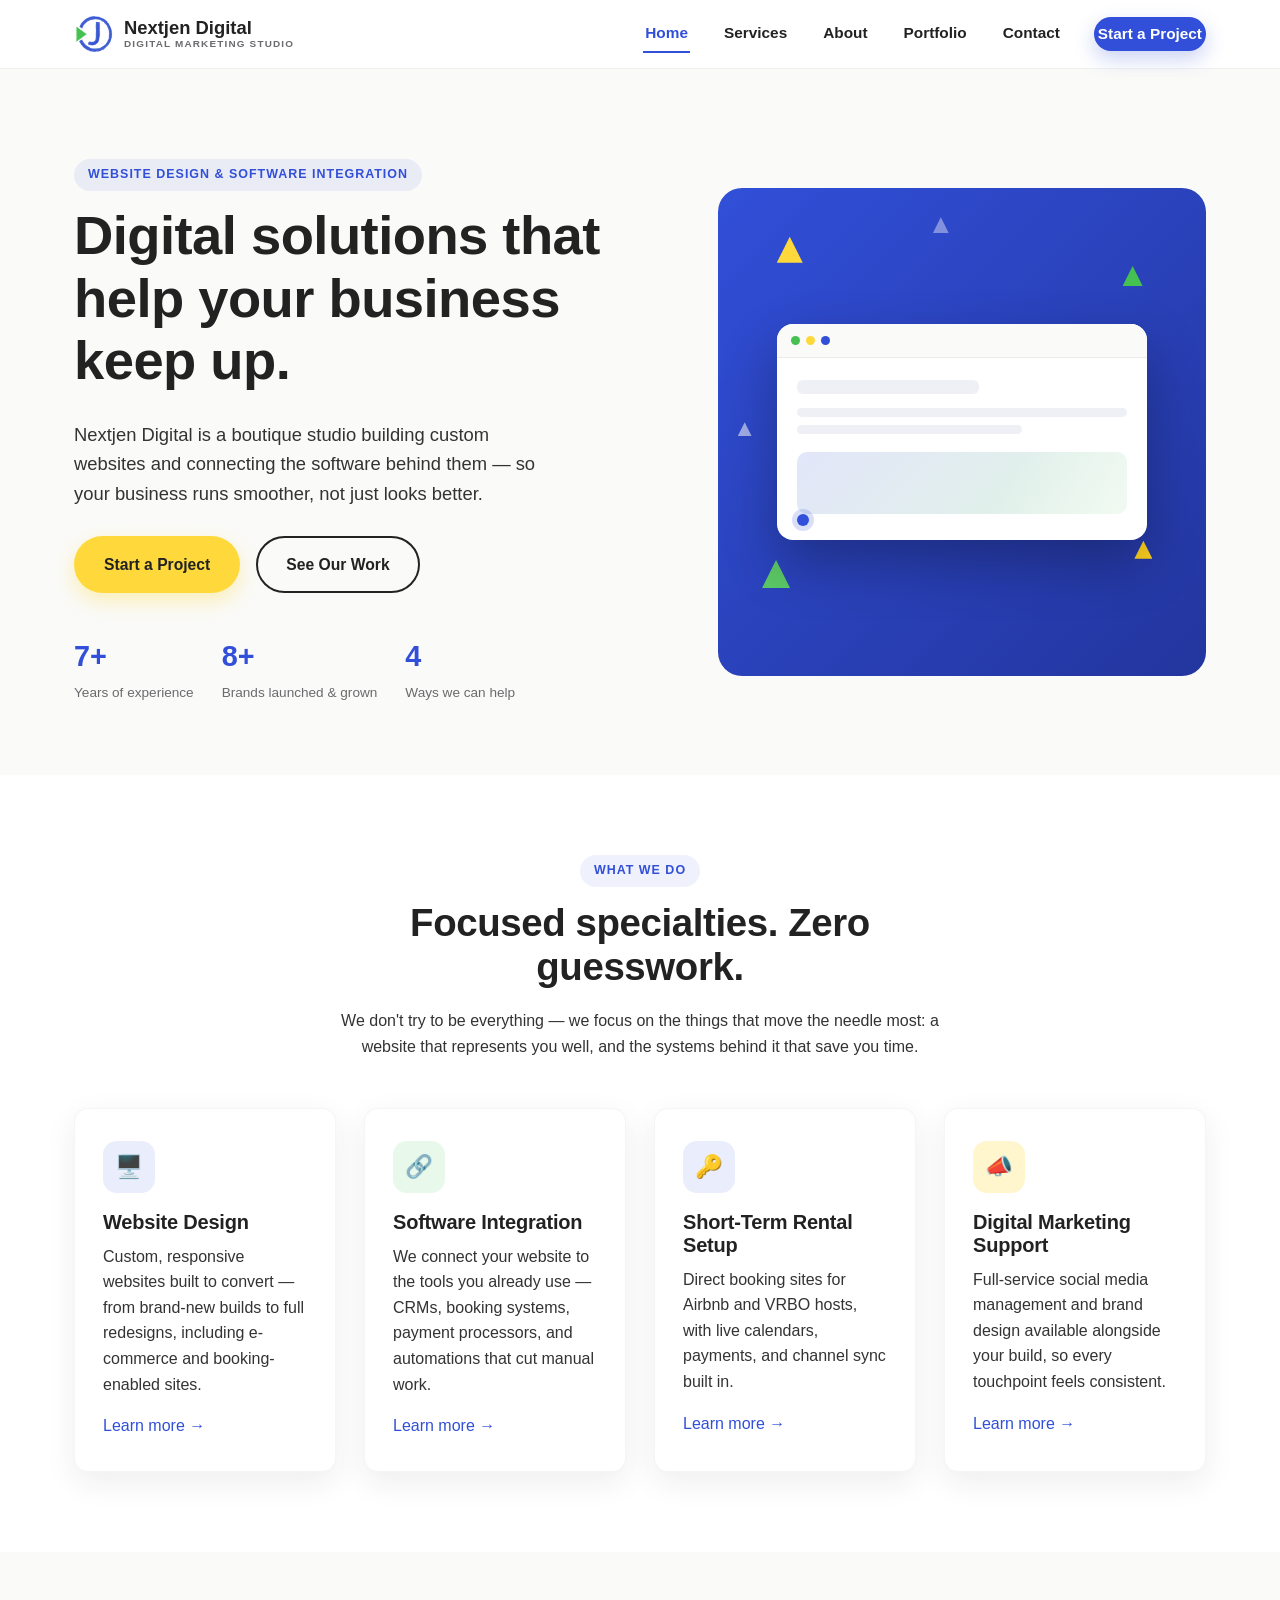
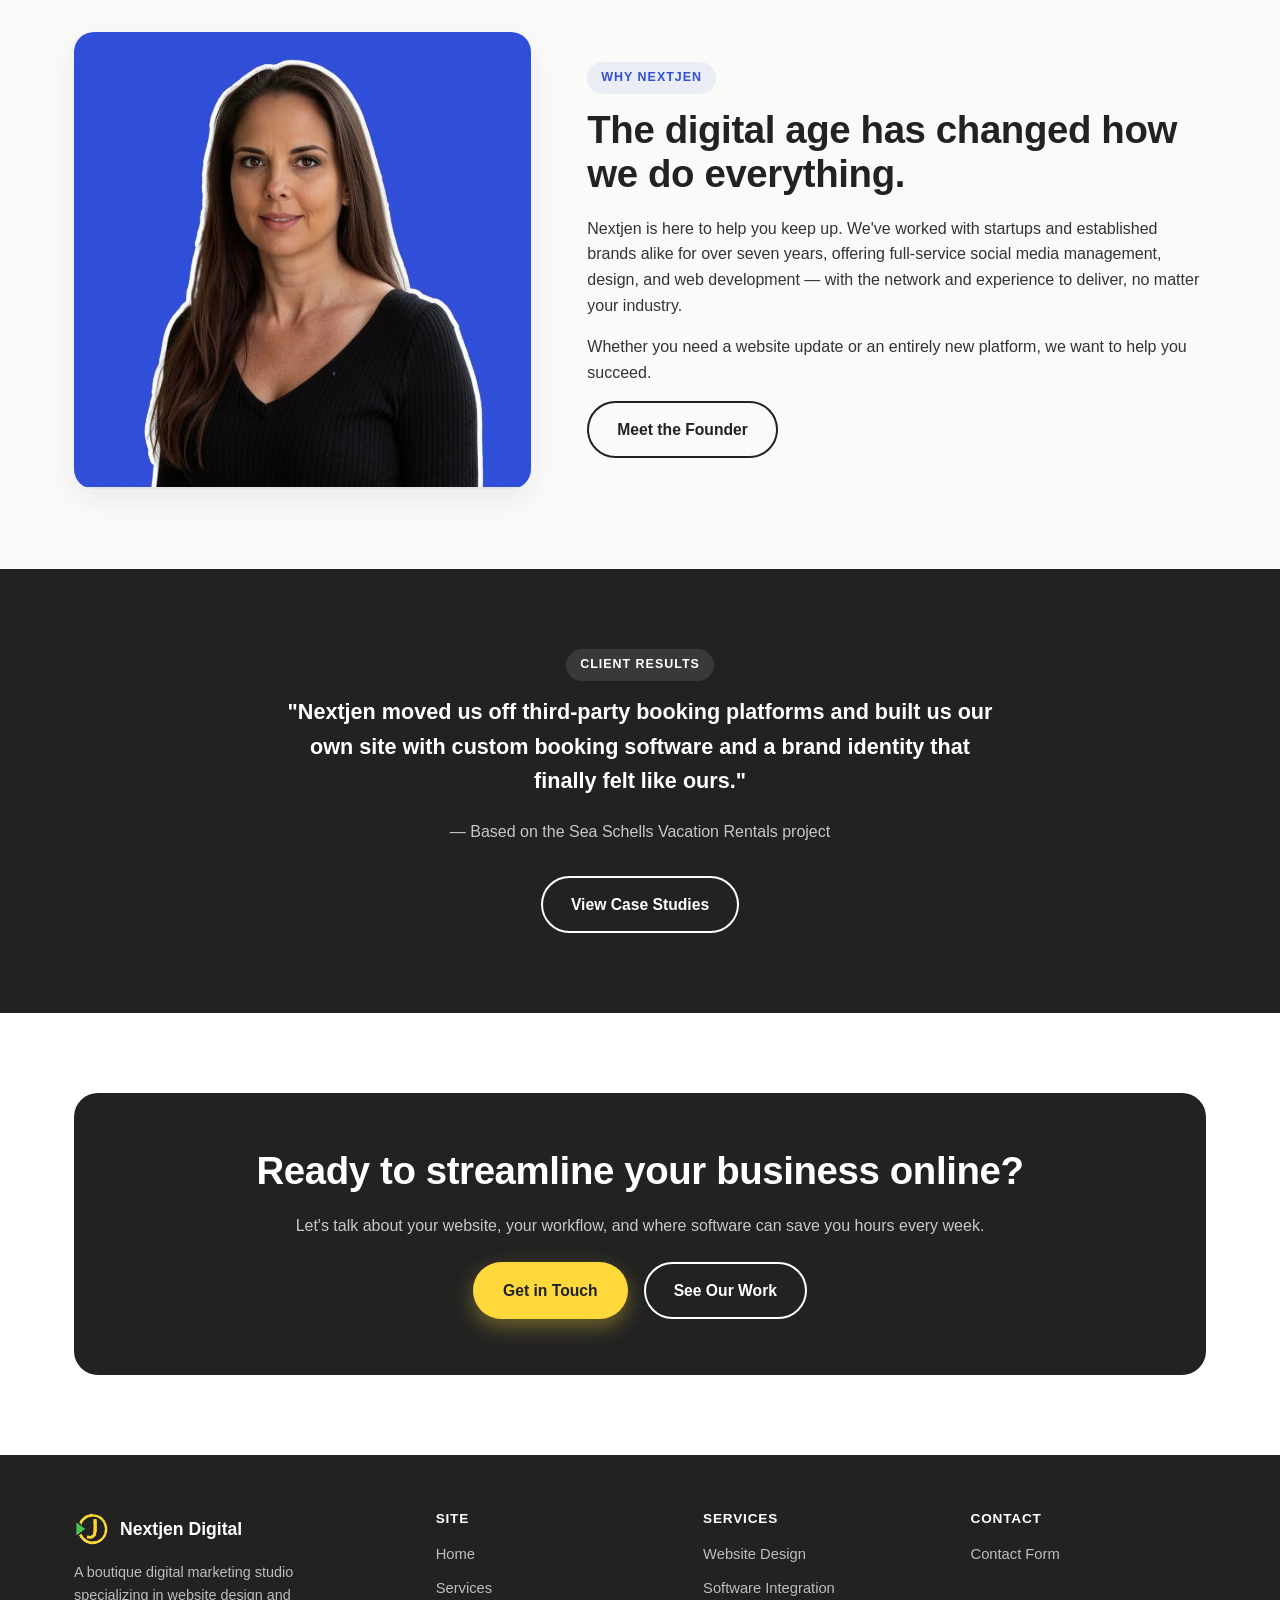
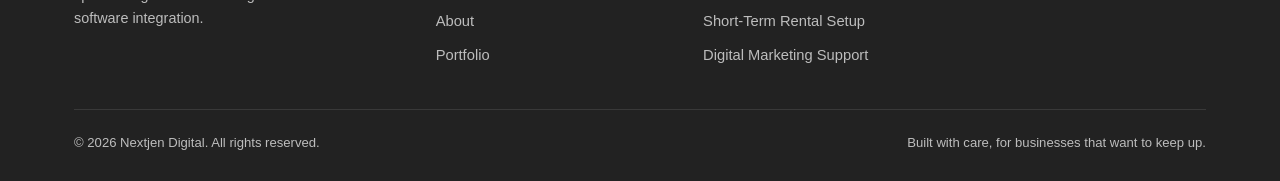
<file: index.html>
<!DOCTYPE html>
<html lang="en">
<head>
<meta charset="UTF-8">
<meta name="viewport" content="width=device-width, initial-scale=1.0">
<title>Nextjen Digital | Website Design &amp; Software Integration</title>
<meta name="description" content="Nextjen Digital is a boutique digital marketing studio specializing in custom website design and software integration that streamlines your business.">
<link rel="icon" href="assets/logo-blue.png">
<link rel="stylesheet" href="css/style.css">
</head>
<body>

<header class="site-header">
  <div class="container">
    <a href="index.html" class="brand">
      <img src="assets/logo-blue.png" alt="Nextjen Digital logo">
      <span class="brand-name">Nextjen Digital<span class="sub">Digital Marketing Studio</span></span>
    </a>
    <button class="nav-toggle" aria-label="Toggle navigation">
      <span></span><span></span><span></span>
    </button>
    <nav class="main-nav">
      <a href="index.html" class="active">Home</a>
      <a href="services.html">Services</a>
      <a href="about.html">About</a>
      <a href="portfolio.html">Portfolio</a>
      <a href="contact.html">Contact</a>
      <a href="contact.html" class="btn btn-nav-cta">Start a Project</a>
    </nav>
  </div>
</header>

<section class="hero">
  <div class="container">
    <div class="hero-copy">
      <span class="eyebrow">Website Design &amp; Software Integration</span>
      <h1>Digital solutions that help your business keep up.</h1>
      <p class="lead">Nextjen Digital is a boutique studio building custom websites and connecting the software behind them — so your business runs smoother, not just looks better.</p>
      <div class="hero-actions">
        <a href="contact.html" class="btn btn-accent">Start a Project</a>
        <a href="portfolio.html" class="btn btn-outline">See Our Work</a>
      </div>
      <div class="hero-stats">
        <div><strong data-count-to="7" data-suffix="+">0+</strong><span>Years of experience</span></div>
        <div><strong data-count-to="8" data-suffix="+">0+</strong><span>Brands launched &amp; grown</span></div>
        <div><strong data-count-to="4" data-suffix="">0</strong><span>Ways we can help</span></div>
      </div>
    </div>
    <div class="hero-art">
      <div class="hero-orbit">
        <span class="tri tri-1"></span>
        <span class="tri tri-2"></span>
        <span class="tri tri-3"></span>
        <span class="tri tri-4"></span>
        <span class="tri tri-5"></span>
        <span class="tri tri-6"></span>
      </div>
      <div class="browser-mock">
        <div class="browser-bar">
          <span class="dot dot-green"></span>
          <span class="dot dot-yellow"></span>
          <span class="dot dot-blue"></span>
        </div>
        <div class="browser-body">
          <div class="skeleton skeleton-title"></div>
          <div class="skeleton skeleton-line"></div>
          <div class="skeleton skeleton-line short"></div>
          <div class="skeleton-block"></div>
          <span class="cursor-dot"></span>
        </div>
      </div>
    </div>
  </div>
</section>

<section>
  <div class="container">
    <div class="section-head reveal">
      <span class="eyebrow">What We Do</span>
      <h2>Focused specialties. Zero guesswork.</h2>
      <p>We don't try to be everything — we focus on the things that move the needle most: a website that represents you well, and the systems behind it that save you time.</p>
    </div>
    <div class="grid-4">
      <div class="card reveal">
        <div class="icon-badge blue">🖥️</div>
        <h3>Website Design</h3>
        <p>Custom, responsive websites built to convert — from brand-new builds to full redesigns, including e-commerce and booking-enabled sites.</p>
        <a href="services.html">Learn more →</a>
      </div>
      <div class="card reveal">
        <div class="icon-badge green">🔗</div>
        <h3>Software Integration</h3>
        <p>We connect your website to the tools you already use — CRMs, booking systems, payment processors, and automations that cut manual work.</p>
        <a href="services.html">Learn more →</a>
      </div>
      <div class="card reveal">
        <div class="icon-badge blue">🔑</div>
        <h3>Short-Term Rental Setup</h3>
        <p>Direct booking sites for Airbnb and VRBO hosts, with live calendars, payments, and channel sync built in.</p>
        <a href="services.html">Learn more →</a>
      </div>
      <div class="card reveal">
        <div class="icon-badge yellow">📣</div>
        <h3>Digital Marketing Support</h3>
        <p>Full-service social media management and brand design available alongside your build, so every touchpoint feels consistent.</p>
        <a href="services.html">Learn more →</a>
      </div>
    </div>
  </div>
</section>

<section class="bg-off">
  <div class="container">
    <div class="split">
      <div class="split-media reveal">
        <img src="assets/headshot-jen.jpg" alt="Jennifer Ramos, founder of Nextjen Digital">
      </div>
      <div class="split-content reveal">
        <span class="eyebrow">Why Nextjen</span>
        <h2>The digital age has changed how we do everything.</h2>
        <p>Nextjen is here to help you keep up. We've worked with startups and established brands alike for over seven years, offering full-service social media management, design, and web development — with the network and experience to deliver, no matter your industry.</p>
        <p>Whether you need a website update or an entirely new platform, we want to help you succeed.</p>
        <a href="about.html" class="btn btn-outline">Meet the Founder</a>
      </div>
    </div>
  </div>
</section>

<section class="bg-dark">
  <div class="container">
    <div class="testimonial reveal">
      <span class="eyebrow" style="background:rgba(255,255,255,0.1); color:#fff;">Client Results</span>
      <blockquote>"Nextjen moved us off third-party booking platforms and built us our own site with custom booking software and a brand identity that finally felt like ours."</blockquote>
      <p>— Based on the Sea Schells Vacation Rentals project</p>
      <a href="portfolio.html" class="btn btn-outline-white" style="margin-top:16px;">View Case Studies</a>
    </div>
  </div>
</section>

<section>
  <div class="container">
    <div class="cta-band reveal">
      <h2>Ready to streamline your business online?</h2>
      <p>Let's talk about your website, your workflow, and where software can save you hours every week.</p>
      <div class="cta-actions">
        <a href="contact.html" class="btn btn-accent">Get in Touch</a>
        <a href="portfolio.html" class="btn btn-outline-white">See Our Work</a>
      </div>
    </div>
  </div>
</section>

<footer class="site-footer">
  <div class="container">
    <div class="footer-grid">
      <div>
        <div class="footer-brand">
          <img src="assets/logo-yellow.png" alt="Nextjen Digital logo">
          <span>Nextjen Digital</span>
        </div>
        <p style="max-width:32ch; font-size:0.9rem;">A boutique digital marketing studio specializing in website design and software integration.</p>
      </div>
      <div>
        <h4>Site</h4>
        <a href="index.html">Home</a>
        <a href="services.html">Services</a>
        <a href="about.html">About</a>
        <a href="portfolio.html">Portfolio</a>
      </div>
      <div>
        <h4>Services</h4>
        <a href="services.html">Website Design</a>
        <a href="services.html">Software Integration</a>
        <a href="services.html">Short-Term Rental Setup</a>
        <a href="services.html">Digital Marketing Support</a>
      </div>
      <div>
        <h4>Contact</h4>
        <a href="contact.html">Contact Form</a>
      </div>
    </div>
    <div class="footer-bottom">
      <span>© 2026 Nextjen Digital. All rights reserved.</span>
      <span>Built with care, for businesses that want to keep up.</span>
    </div>
  </div>
</footer>

<script src="js/main.js"></script>
</body>
</html>
</file>
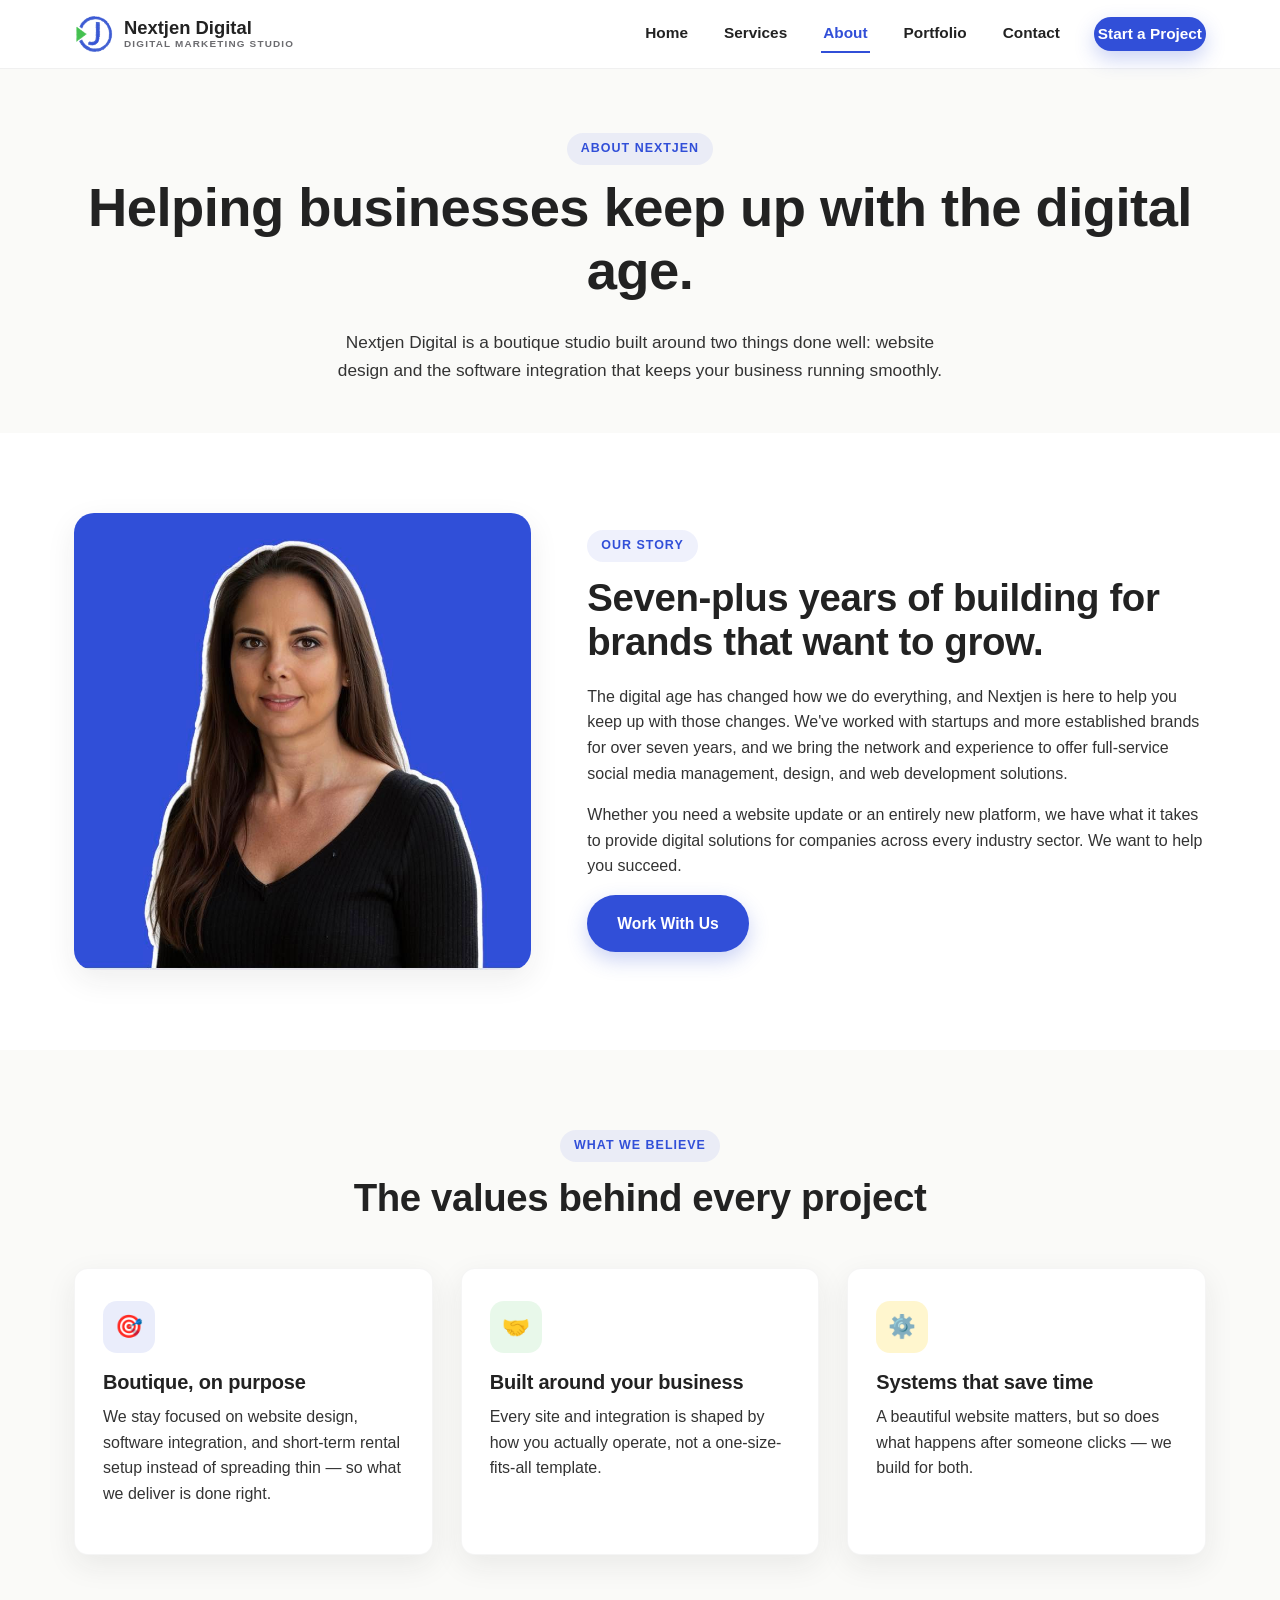
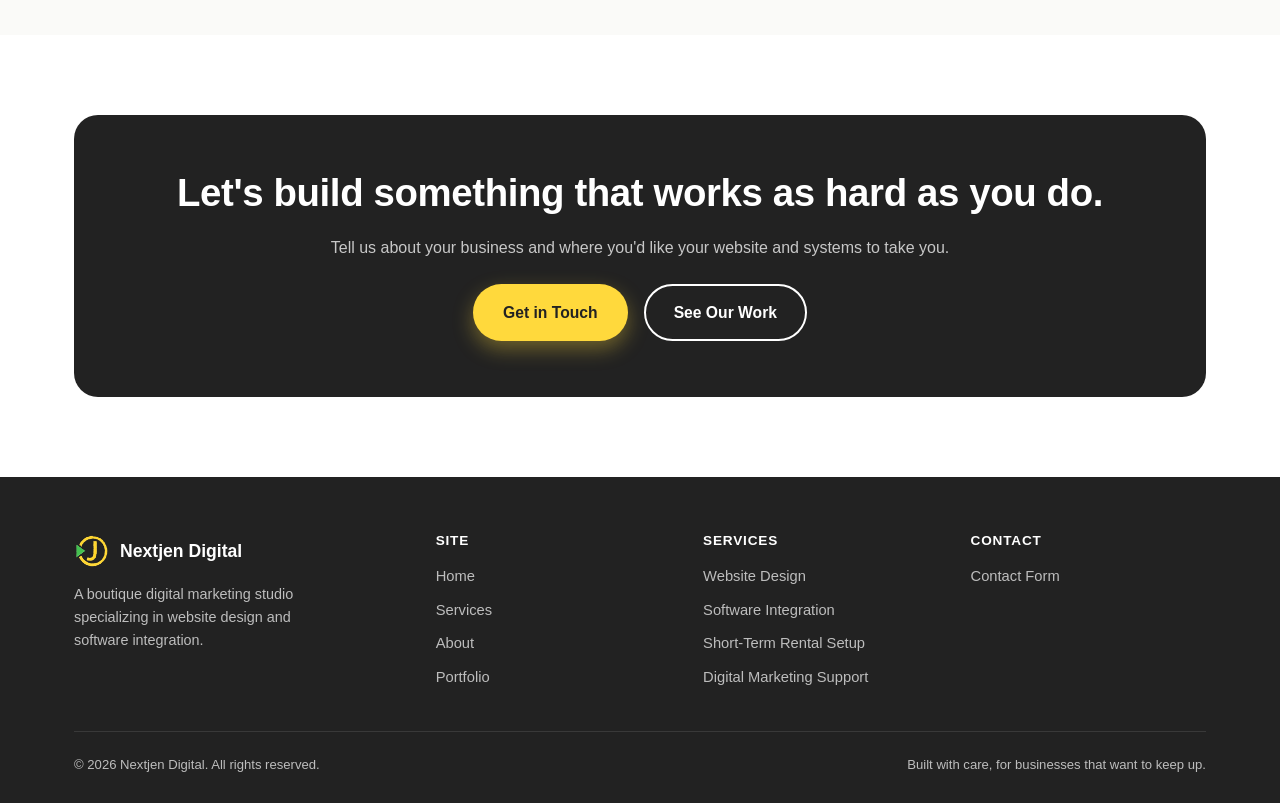
<file: about.html>
<!DOCTYPE html>
<html lang="en">
<head>
<meta charset="UTF-8">
<meta name="viewport" content="width=device-width, initial-scale=1.0">
<title>About | Nextjen Digital</title>
<meta name="description" content="Meet Nextjen Digital — a boutique digital marketing studio led by Jennifer Ramos, specializing in website design and software integration.">
<link rel="icon" href="assets/logo-blue.png">
<link rel="stylesheet" href="css/style.css">
</head>
<body>

<header class="site-header">
  <div class="container">
    <a href="index.html" class="brand">
      <img src="assets/logo-blue.png" alt="Nextjen Digital logo">
      <span class="brand-name">Nextjen Digital<span class="sub">Digital Marketing Studio</span></span>
    </a>
    <button class="nav-toggle" aria-label="Toggle navigation">
      <span></span><span></span><span></span>
    </button>
    <nav class="main-nav">
      <a href="index.html">Home</a>
      <a href="services.html">Services</a>
      <a href="about.html" class="active">About</a>
      <a href="portfolio.html">Portfolio</a>
      <a href="contact.html">Contact</a>
      <a href="contact.html" class="btn btn-nav-cta">Start a Project</a>
    </nav>
  </div>
</header>

<section class="page-hero">
  <div class="container">
    <span class="eyebrow">About Nextjen</span>
    <h1>Helping businesses keep up with the digital age.</h1>
    <p class="lead">Nextjen Digital is a boutique studio built around two things done well: website design and the software integration that keeps your business running smoothly.</p>
  </div>
</section>

<section>
  <div class="container">
    <div class="split">
      <div class="split-media reveal">
        <img src="assets/headshot-jen.jpg" alt="Jennifer Ramos, founder of Nextjen Digital">
      </div>
      <div class="split-content reveal">
        <span class="eyebrow">Our Story</span>
        <h2>Seven-plus years of building for brands that want to grow.</h2>
        <p>The digital age has changed how we do everything, and Nextjen is here to help you keep up with those changes. We've worked with startups and more established brands for over seven years, and we bring the network and experience to offer full-service social media management, design, and web development solutions.</p>
        <p>Whether you need a website update or an entirely new platform, we have what it takes to provide digital solutions for companies across every industry sector. We want to help you succeed.</p>
        <a href="contact.html" class="btn btn-primary">Work With Us</a>
      </div>
    </div>
  </div>
</section>

<section class="bg-off">
  <div class="container">
    <div class="section-head reveal">
      <span class="eyebrow">What We Believe</span>
      <h2>The values behind every project</h2>
    </div>
    <div class="grid-3">
      <div class="card reveal">
        <div class="icon-badge blue">🎯</div>
        <h3>Boutique, on purpose</h3>
        <p>We stay focused on website design, software integration, and short-term rental setup instead of spreading thin — so what we deliver is done right.</p>
      </div>
      <div class="card reveal">
        <div class="icon-badge green">🤝</div>
        <h3>Built around your business</h3>
        <p>Every site and integration is shaped by how you actually operate, not a one-size-fits-all template.</p>
      </div>
      <div class="card reveal">
        <div class="icon-badge yellow">⚙️</div>
        <h3>Systems that save time</h3>
        <p>A beautiful website matters, but so does what happens after someone clicks — we build for both.</p>
      </div>
    </div>
  </div>
</section>

<section>
  <div class="container">
    <div class="cta-band reveal">
      <h2>Let's build something that works as hard as you do.</h2>
      <p>Tell us about your business and where you'd like your website and systems to take you.</p>
      <div class="cta-actions">
        <a href="contact.html" class="btn btn-accent">Get in Touch</a>
        <a href="portfolio.html" class="btn btn-outline-white">See Our Work</a>
      </div>
    </div>
  </div>
</section>

<footer class="site-footer">
  <div class="container">
    <div class="footer-grid">
      <div>
        <div class="footer-brand">
          <img src="assets/logo-yellow.png" alt="Nextjen Digital logo">
          <span>Nextjen Digital</span>
        </div>
        <p style="max-width:32ch; font-size:0.9rem;">A boutique digital marketing studio specializing in website design and software integration.</p>
      </div>
      <div>
        <h4>Site</h4>
        <a href="index.html">Home</a>
        <a href="services.html">Services</a>
        <a href="about.html">About</a>
        <a href="portfolio.html">Portfolio</a>
      </div>
      <div>
        <h4>Services</h4>
        <a href="services.html">Website Design</a>
        <a href="services.html">Software Integration</a>
        <a href="services.html">Short-Term Rental Setup</a>
        <a href="services.html">Digital Marketing Support</a>
      </div>
      <div>
        <h4>Contact</h4>
        <a href="contact.html">Contact Form</a>
      </div>
    </div>
    <div class="footer-bottom">
      <span>© 2026 Nextjen Digital. All rights reserved.</span>
      <span>Built with care, for businesses that want to keep up.</span>
    </div>
  </div>
</footer>

<script src="js/main.js"></script>
</body>
</html>
</file>
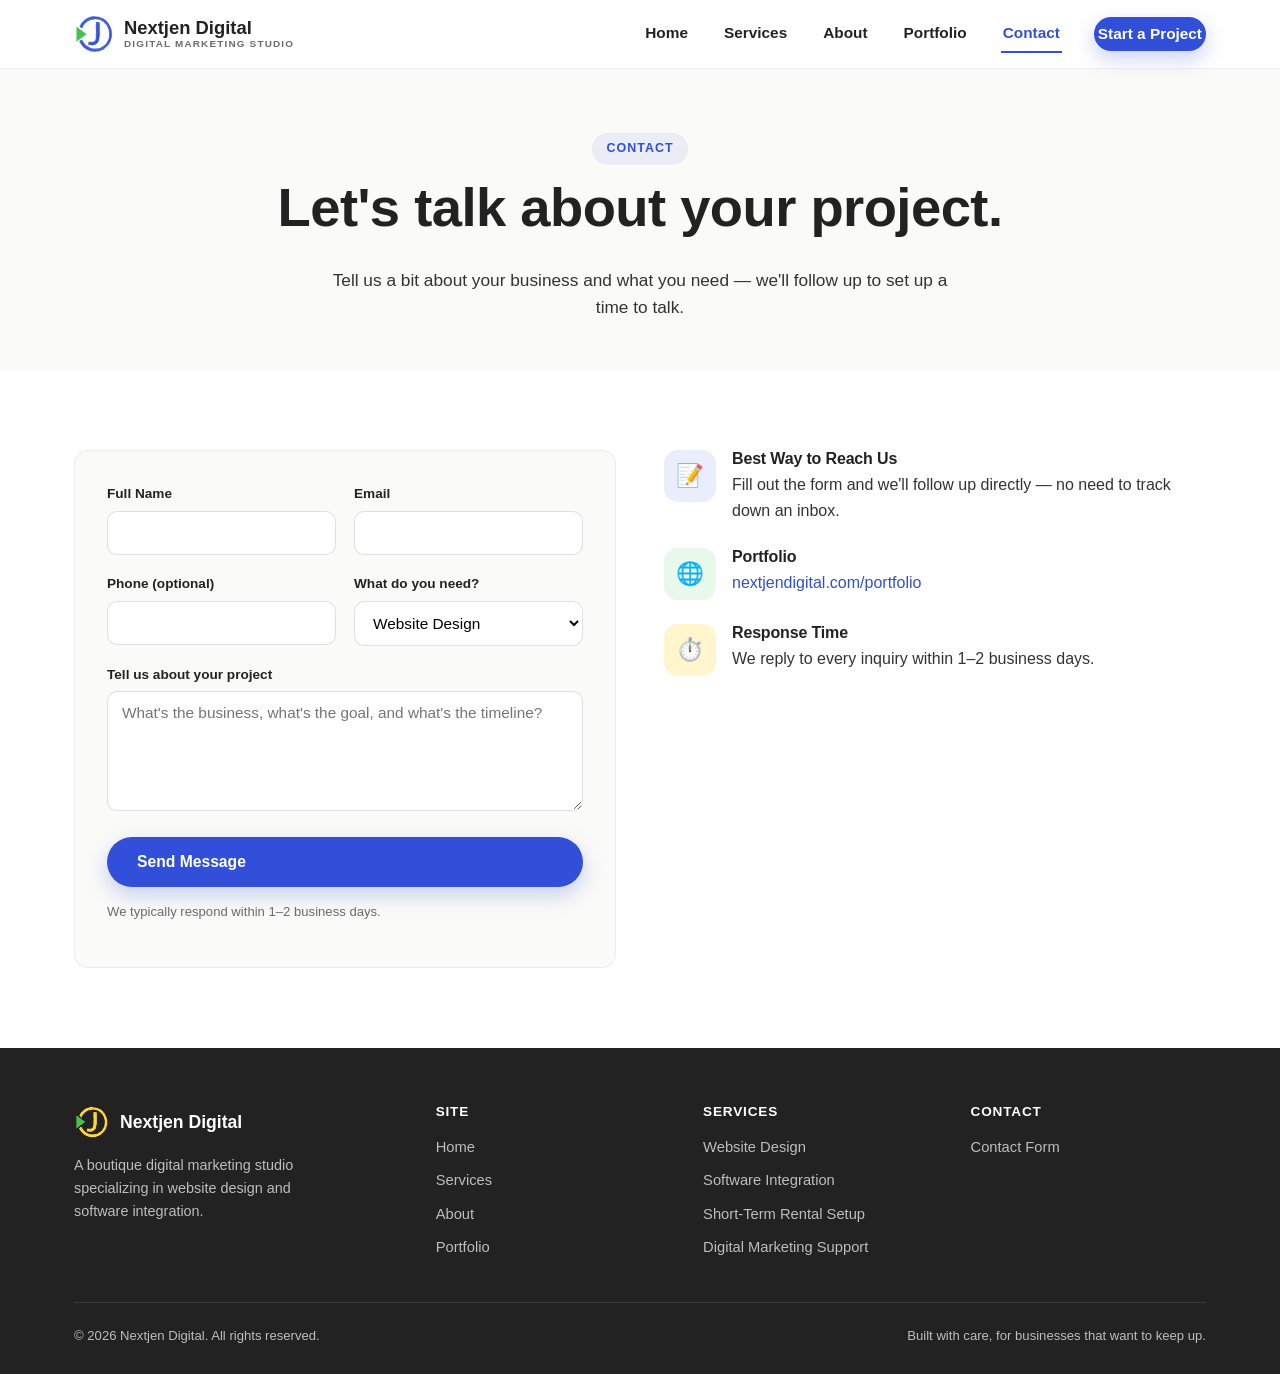
<file: contact.html>
<!DOCTYPE html>
<html lang="en">
<head>
<meta charset="UTF-8">
<meta name="viewport" content="width=device-width, initial-scale=1.0">
<title>Contact | Nextjen Digital</title>
<meta name="description" content="Get in touch with Nextjen Digital about website design and software integration for your business.">
<link rel="icon" href="assets/logo-blue.png">
<link rel="stylesheet" href="css/style.css">
</head>
<body>

<header class="site-header">
  <div class="container">
    <a href="index.html" class="brand">
      <img src="assets/logo-blue.png" alt="Nextjen Digital logo">
      <span class="brand-name">Nextjen Digital<span class="sub">Digital Marketing Studio</span></span>
    </a>
    <button class="nav-toggle" aria-label="Toggle navigation">
      <span></span><span></span><span></span>
    </button>
    <nav class="main-nav">
      <a href="index.html">Home</a>
      <a href="services.html">Services</a>
      <a href="about.html">About</a>
      <a href="portfolio.html">Portfolio</a>
      <a href="contact.html" class="active">Contact</a>
      <a href="contact.html" class="btn btn-nav-cta">Start a Project</a>
    </nav>
  </div>
</header>

<section class="page-hero">
  <div class="container">
    <span class="eyebrow">Contact</span>
    <h1>Let's talk about your project.</h1>
    <p class="lead">Tell us a bit about your business and what you need — we'll follow up to set up a time to talk.</p>
  </div>
</section>

<section>
  <div class="container">
    <div class="contact-wrap">

      <div class="reveal">
        <div id="form-success"></div>

        <!--
          This form uses Netlify Forms (site is hosted on Netlify). Netlify's build
          system auto-detects it via the name + data-netlify attributes below, no
          extra account or ID needed. After deploying, go to the Netlify dashboard:
          Site settings > Forms > Notifications > Add notification > Email notification,
          and set it to jramos@nextjenresults.com so submissions land in that inbox.
        -->
        <form id="contact-form" class="contact-form" name="contact" method="POST" data-netlify="true" data-netlify-honeypot="bot-field">
          <input type="hidden" name="form-name" value="contact">
          <p class="hidden-field" style="position:absolute; left:-9999px;">
            <label>Leave this field blank: <input name="bot-field"></label>
          </p>
          <div class="form-row">
            <div>
              <label for="name">Full Name</label>
              <input type="text" id="name" name="name" required>
            </div>
            <div>
              <label for="email">Email</label>
              <input type="email" id="email" name="email" required>
            </div>
          </div>
          <div class="form-row">
            <div>
              <label for="phone">Phone (optional)</label>
              <input type="tel" id="phone" name="phone">
            </div>
            <div>
              <label for="service">What do you need?</label>
              <select id="service" name="service">
                <option>Website Design</option>
                <option>Software Integration</option>
                <option>Short-Term Rental Setup</option>
                <option>Digital Marketing Support</option>
                <option>More than one</option>
                <option>Not sure yet</option>
              </select>
            </div>
          </div>
          <div>
            <label for="message">Tell us about your project</label>
            <textarea id="message" name="message" required placeholder="What's the business, what's the goal, and what's the timeline?"></textarea>
          </div>
          <button type="submit" class="btn btn-primary">Send Message</button>
          <p class="form-note">We typically respond within 1–2 business days.</p>
        </form>
      </div>

      <div class="reveal">
        <div class="contact-info-item">
          <div class="icon-badge blue">📝</div>
          <div>
            <h4>Best Way to Reach Us</h4>
            <p>Fill out the form and we'll follow up directly — no need to track down an inbox.</p>
          </div>
        </div>
        <div class="contact-info-item">
          <div class="icon-badge green">🌐</div>
          <div>
            <h4>Portfolio</h4>
            <p><a href="https://nextjendigital.com/portfolio">nextjendigital.com/portfolio</a></p>
          </div>
        </div>
        <div class="contact-info-item">
          <div class="icon-badge yellow">⏱️</div>
          <div>
            <h4>Response Time</h4>
            <p>We reply to every inquiry within 1–2 business days.</p>
          </div>
        </div>
      </div>

    </div>
  </div>
</section>

<footer class="site-footer">
  <div class="container">
    <div class="footer-grid">
      <div>
        <div class="footer-brand">
          <img src="assets/logo-yellow.png" alt="Nextjen Digital logo">
          <span>Nextjen Digital</span>
        </div>
        <p style="max-width:32ch; font-size:0.9rem;">A boutique digital marketing studio specializing in website design and software integration.</p>
      </div>
      <div>
        <h4>Site</h4>
        <a href="index.html">Home</a>
        <a href="services.html">Services</a>
        <a href="about.html">About</a>
        <a href="portfolio.html">Portfolio</a>
      </div>
      <div>
        <h4>Services</h4>
        <a href="services.html">Website Design</a>
        <a href="services.html">Software Integration</a>
        <a href="services.html">Short-Term Rental Setup</a>
        <a href="services.html">Digital Marketing Support</a>
      </div>
      <div>
        <h4>Contact</h4>
        <a href="contact.html">Contact Form</a>
      </div>
    </div>
    <div class="footer-bottom">
      <span>© 2026 Nextjen Digital. All rights reserved.</span>
      <span>Built with care, for businesses that want to keep up.</span>
    </div>
  </div>
</footer>

<script src="js/main.js"></script>
</body>
</html>
</file>
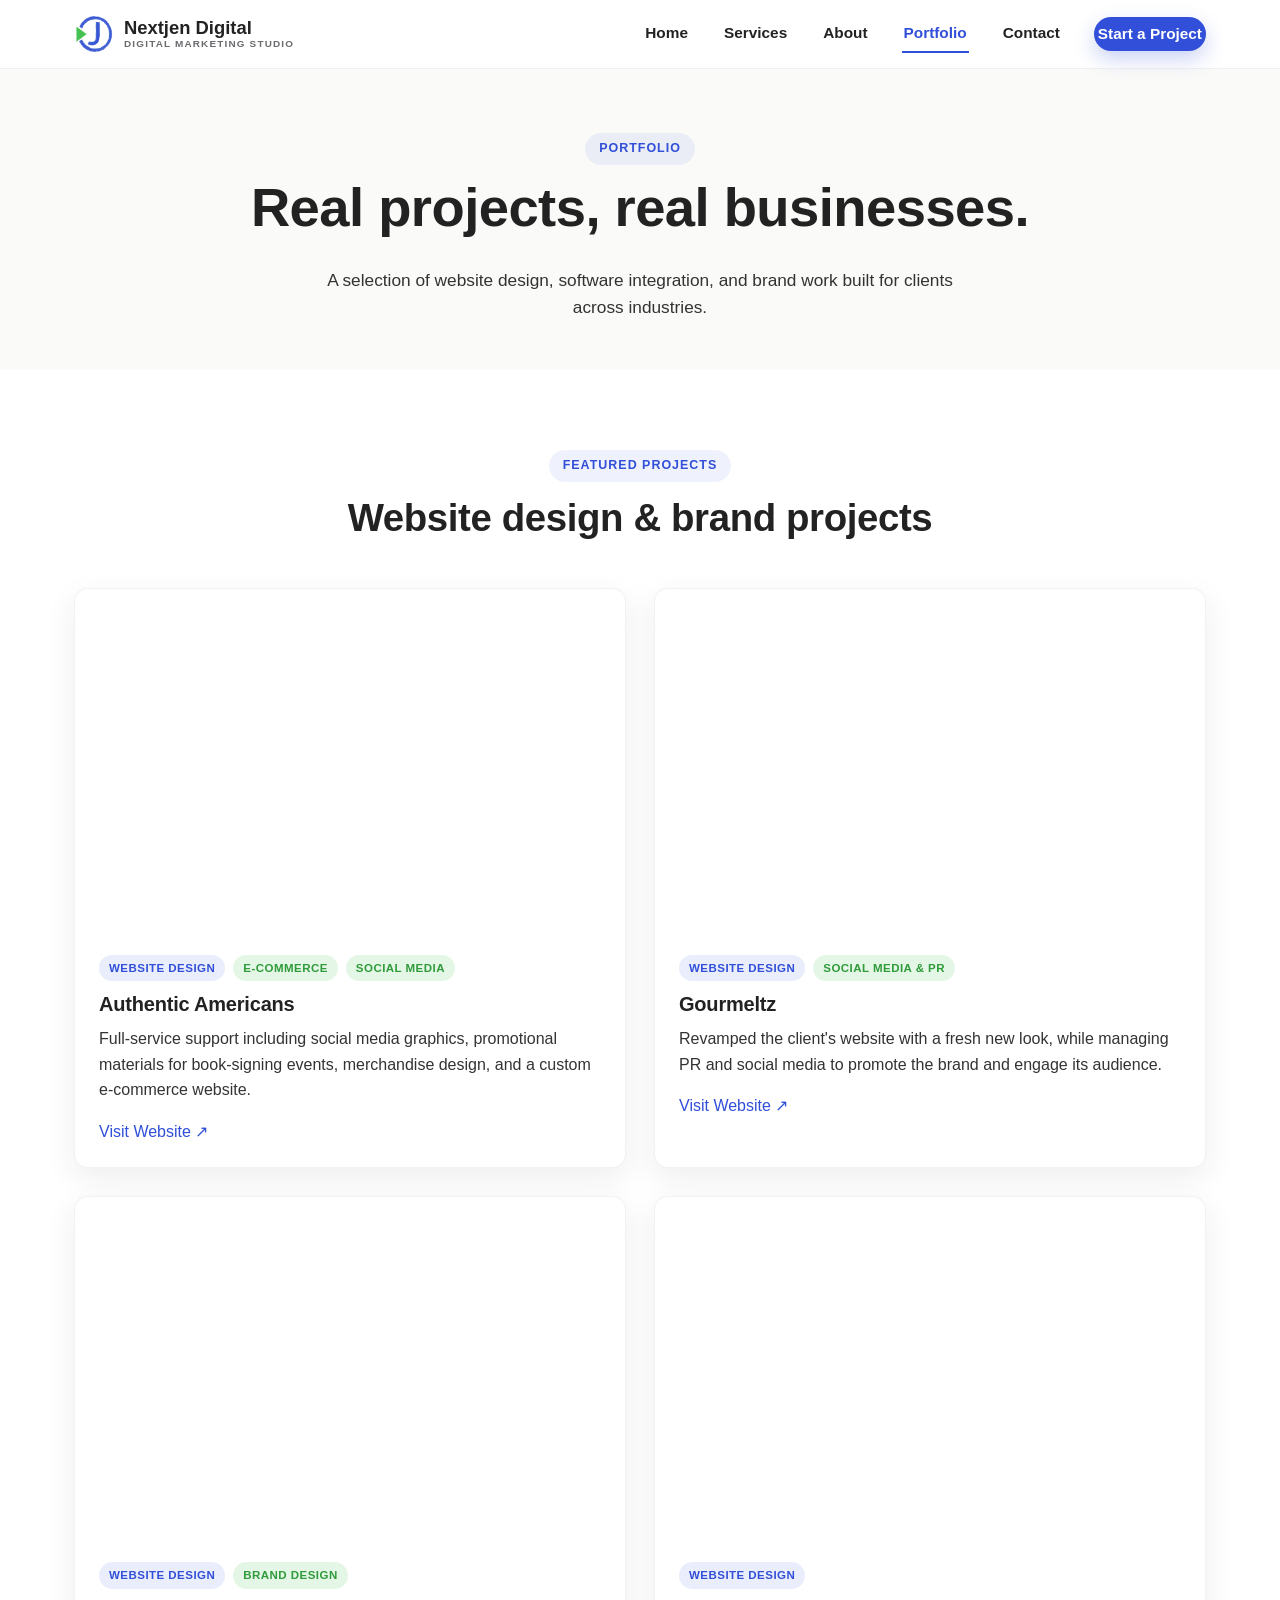
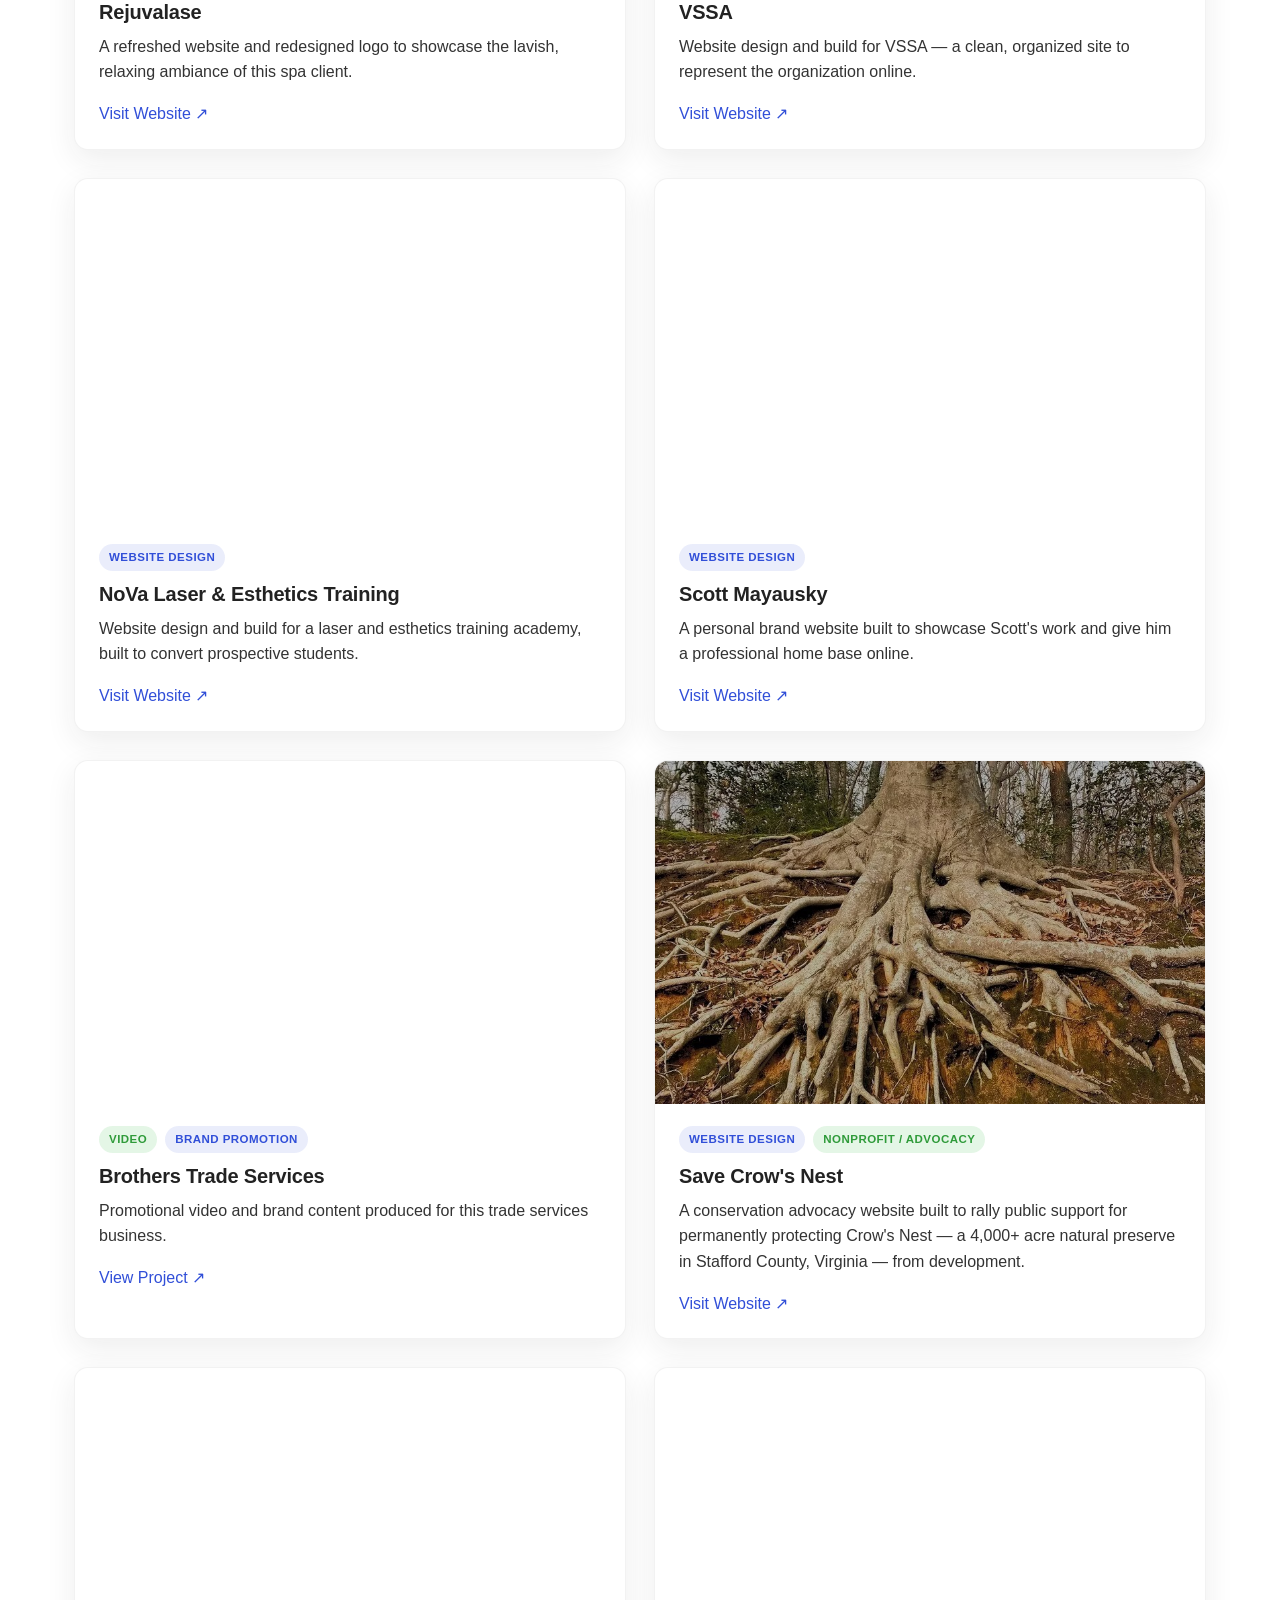
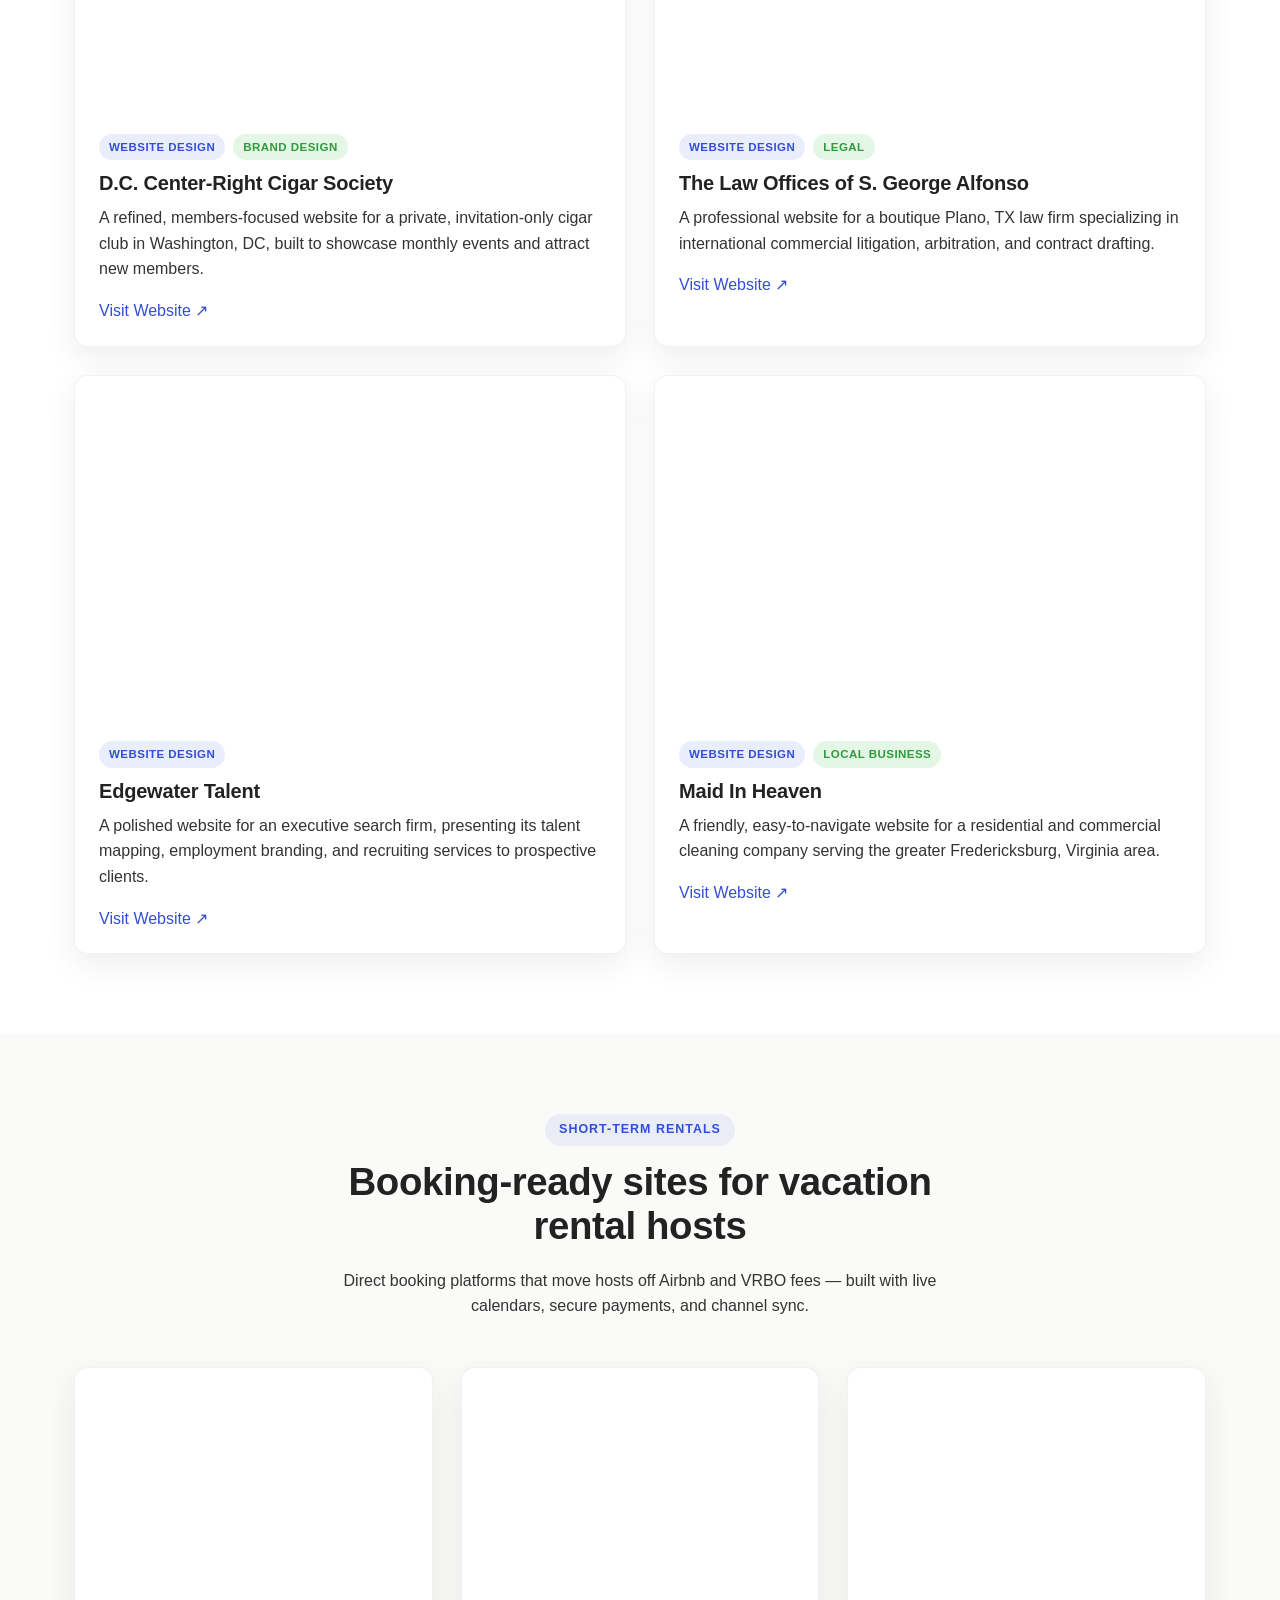
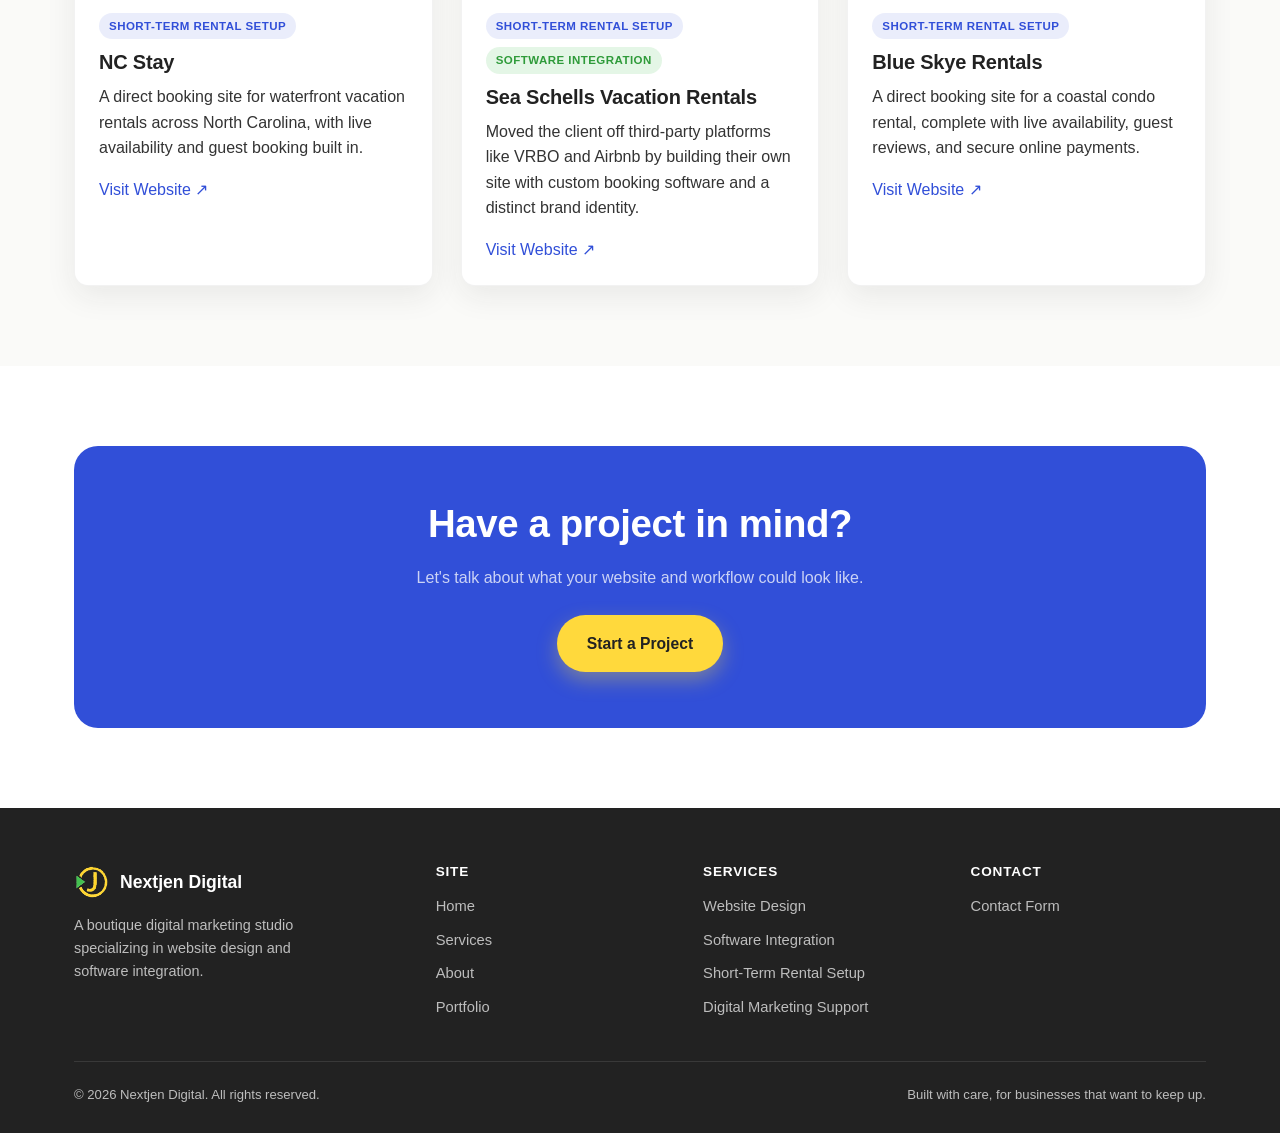
<file: portfolio.html>
<!DOCTYPE html>
<html lang="en">
<head>
<meta charset="UTF-8">
<meta name="viewport" content="width=device-width, initial-scale=1.0">
<title>Portfolio | Nextjen Digital</title>
<meta name="description" content="Recent website design and software integration work from Nextjen Digital, including e-commerce, custom booking systems, and brand refreshes.">
<link rel="icon" href="assets/logo-blue.png">
<link rel="stylesheet" href="css/style.css">
<style>
  .portfolio-thumb-img {
    aspect-ratio: 16/10;
    background-size: cover;
    background-position: center top;
  }
</style>
</head>
<body>

<header class="site-header">
  <div class="container">
    <a href="index.html" class="brand">
      <img src="assets/logo-blue.png" alt="Nextjen Digital logo">
      <span class="brand-name">Nextjen Digital<span class="sub">Digital Marketing Studio</span></span>
    </a>
    <button class="nav-toggle" aria-label="Toggle navigation">
      <span></span><span></span><span></span>
    </button>
    <nav class="main-nav">
      <a href="index.html">Home</a>
      <a href="services.html">Services</a>
      <a href="about.html">About</a>
      <a href="portfolio.html" class="active">Portfolio</a>
      <a href="contact.html">Contact</a>
      <a href="contact.html" class="btn btn-nav-cta">Start a Project</a>
    </nav>
  </div>
</header>

<section class="page-hero">
  <div class="container">
    <span class="eyebrow">Portfolio</span>
    <h1>Real projects, real businesses.</h1>
    <p class="lead">A selection of website design, software integration, and brand work built for clients across industries.</p>
  </div>
</section>

<section>
  <div class="container">
    <div class="section-head reveal">
      <span class="eyebrow">Featured Projects</span>
      <h2>Website design &amp; brand projects</h2>
    </div>
    <div class="grid-2">

      <div class="portfolio-card reveal">
        <div class="portfolio-thumb portfolio-thumb-img" style="background-image:url('https://cdn.myportfolio.com/2eecd25d5d579742d2929364c4217727/e9b663f0-24ad-4e7b-a982-c57405d0a88f_rwc_87x0x1746x1310x1746.png?h=b413f1f9ed1514a23244d753a52c96a8');"></div>
        <div class="portfolio-body">
          <div class="tag-row">
            <span class="tag blue">Website Design</span>
            <span class="tag">E-Commerce</span>
            <span class="tag">Social Media</span>
          </div>
          <h3>Authentic Americans</h3>
          <p>Full-service support including social media graphics, promotional materials for book-signing events, merchandise design, and a custom e-commerce website.</p>
          <a href="https://www.authenticamericans.com/" target="_blank" rel="noopener">Visit Website ↗</a>
        </div>
      </div>

      <div class="portfolio-card reveal">
        <div class="portfolio-thumb portfolio-thumb-img" style="background-image:url('https://cdn.myportfolio.com/2eecd25d5d579742d2929364c4217727/421219f7-e1c6-4dcb-8c16-fef239680102_rwc_30x0x1114x836x1114.jpg?h=c9768f88868017c2c6845468558548cb');"></div>
        <div class="portfolio-body">
          <div class="tag-row">
            <span class="tag blue">Website Design</span>
            <span class="tag">Social Media &amp; PR</span>
          </div>
          <h3>Gourmeltz</h3>
          <p>Revamped the client's website with a fresh new look, while managing PR and social media to promote the brand and engage its audience.</p>
          <a href="https://www.gourmeltz.com/" target="_blank" rel="noopener">Visit Website ↗</a>
        </div>
      </div>

      <div class="portfolio-card reveal">
        <div class="portfolio-thumb portfolio-thumb-img" style="background-image:url('https://cdn.myportfolio.com/2eecd25d5d579742d2929364c4217727/d501afc9-d3fb-43e4-903e-46609295773f_car_4x3.jpg?h=85b8cda956a412033f7dba72a9cfe02d');"></div>
        <div class="portfolio-body">
          <div class="tag-row">
            <span class="tag blue">Website Design</span>
            <span class="tag">Brand Design</span>
          </div>
          <h3>Rejuvalase</h3>
          <p>A refreshed website and redesigned logo to showcase the lavish, relaxing ambiance of this spa client.</p>
          <a href="http://www.rejuvalase.com" target="_blank" rel="noopener">Visit Website ↗</a>
        </div>
      </div>

      <div class="portfolio-card reveal">
        <div class="portfolio-thumb portfolio-thumb-img" style="background-image:url('https://cdn.myportfolio.com/2eecd25d5d579742d2929364c4217727/92fec7fd-8b37-470d-b4f8-eff4805c2a88_rwc_23x0x1287x966x1287.png?h=b7a318248a57eea2eac2bd3a60c95db9');"></div>
        <div class="portfolio-body">
          <div class="tag-row">
            <span class="tag blue">Website Design</span>
          </div>
          <h3>VSSA</h3>
          <p>Website design and build for VSSA — a clean, organized site to represent the organization online.</p>
          <a href="https://www.myvssa.org/" target="_blank" rel="noopener">Visit Website ↗</a>
        </div>
      </div>

      <div class="portfolio-card reveal">
        <div class="portfolio-thumb portfolio-thumb-img" style="background-image:url('https://cdn.myportfolio.com/2eecd25d5d579742d2929364c4217727/bd80fe6e-41db-4a8d-afa7-bb53a38cc0ce_car_4x3.png?h=7480e84d0c534d259e9c1fde7762b35b');"></div>
        <div class="portfolio-body">
          <div class="tag-row">
            <span class="tag blue">Website Design</span>
          </div>
          <h3>NoVa Laser &amp; Esthetics Training</h3>
          <p>Website design and build for a laser and esthetics training academy, built to convert prospective students.</p>
          <a href="http://www.nvlet.com" target="_blank" rel="noopener">Visit Website ↗</a>
        </div>
      </div>

      <div class="portfolio-card reveal">
        <div class="portfolio-thumb portfolio-thumb-img" style="background-image:url('https://cdn.myportfolio.com/2eecd25d5d579742d2929364c4217727/6f6f0b0c-54b0-4254-8bd1-39d5860a13d2_car_4x3.png?h=032f135353dc89caf343217115c22513');"></div>
        <div class="portfolio-body">
          <div class="tag-row">
            <span class="tag blue">Website Design</span>
          </div>
          <h3>Scott Mayausky</h3>
          <p>A personal brand website built to showcase Scott's work and give him a professional home base online.</p>
          <a href="https://nextjenresults.wixsite.com/scott-mayausky" target="_blank" rel="noopener">Visit Website ↗</a>
        </div>
      </div>

      <div class="portfolio-card reveal">
        <div class="portfolio-thumb portfolio-thumb-img" style="background-image:url('https://cdn.myportfolio.com/2eecd25d5d579742d2929364c4217727/fca7718e-9335-4f33-8ba6-d6b956b6dbea_car_4x3.png?h=47d755cdcb63e10c1fe40f149668a0c3');"></div>
        <div class="portfolio-body">
          <div class="tag-row">
            <span class="tag">Video</span>
            <span class="tag blue">Brand Promotion</span>
          </div>
          <h3>Brothers Trade Services</h3>
          <p>Promotional video and brand content produced for this trade services business.</p>
          <a href="https://jenniferramos.myportfolio.com/brothers-trade-services" target="_blank" rel="noopener">View Project ↗</a>
        </div>
      </div>

      <div class="portfolio-card reveal">
        <div class="portfolio-thumb portfolio-thumb-img" style="background-image:url('assets/savecrowsnest.jpeg');"></div>
        <div class="portfolio-body">
          <div class="tag-row">
            <span class="tag blue">Website Design</span>
            <span class="tag">Nonprofit / Advocacy</span>
          </div>
          <h3>Save Crow's Nest</h3>
          <p>A conservation advocacy website built to rally public support for permanently protecting Crow's Nest — a 4,000+ acre natural preserve in Stafford County, Virginia — from development.</p>
          <a href="https://www.savecrowsnest.com/" target="_blank" rel="noopener">Visit Website ↗</a>
        </div>
      </div>

      <div class="portfolio-card reveal">
        <div class="portfolio-thumb portfolio-thumb-img" style="background-image:url('https://static.wixstatic.com/media/a41dcc_e711c74cdf284d6cb1e438fc7cdc1637~mv2.png/v1/fill/w_1366,h_768,al_c/a41dcc_e711c74cdf284d6cb1e438fc7cdc1637~mv2.png'); background-position:center;"></div>
        <div class="portfolio-body">
          <div class="tag-row">
            <span class="tag blue">Website Design</span>
            <span class="tag">Brand Design</span>
          </div>
          <h3>D.C. Center-Right Cigar Society</h3>
          <p>A refined, members-focused website for a private, invitation-only cigar club in Washington, DC, built to showcase monthly events and attract new members.</p>
          <a href="https://www.dccigarsociety.com/" target="_blank" rel="noopener">Visit Website ↗</a>
        </div>
      </div>

      <div class="portfolio-card reveal">
        <div class="portfolio-thumb portfolio-thumb-img" style="background-image:url('https://static.wixstatic.com/media/a41dcc_484f970844404168991ad72e059e05b4~mv2.png/v1/fill/w_1366,h_768,al_c/a41dcc_484f970844404168991ad72e059e05b4~mv2.png'); background-position:center;"></div>
        <div class="portfolio-body">
          <div class="tag-row">
            <span class="tag blue">Website Design</span>
            <span class="tag">Legal</span>
          </div>
          <h3>The Law Offices of S. George Alfonso</h3>
          <p>A professional website for a boutique Plano, TX law firm specializing in international commercial litigation, arbitration, and contract drafting.</p>
          <a href="https://www.worldwidecounsel.net/" target="_blank" rel="noopener">Visit Website ↗</a>
        </div>
      </div>

      <div class="portfolio-card reveal">
        <div class="portfolio-thumb portfolio-thumb-img" style="background-image:url('https://static.wixstatic.com/media/a41dcc_65d97281b43646f1a8db89401020a6d8%7Emv2.png/v1/fit/w_1600,h_852,al_c/a41dcc_65d97281b43646f1a8db89401020a6d8%7Emv2.png'); background-position:center;"></div>
        <div class="portfolio-body">
          <div class="tag-row">
            <span class="tag blue">Website Design</span>
          </div>
          <h3>Edgewater Talent</h3>
          <p>A polished website for an executive search firm, presenting its talent mapping, employment branding, and recruiting services to prospective clients.</p>
          <a href="https://www.edgewatertalent.com/" target="_blank" rel="noopener">Visit Website ↗</a>
        </div>
      </div>

      <div class="portfolio-card reveal">
        <div class="portfolio-thumb portfolio-thumb-img" style="background-image:url('https://static.wixstatic.com/media/a41dcc_b1c3cfd5b4514302a9439e54c0549afe%7Emv2.png/v1/fit/w_1200,h_640,al_c/a41dcc_b1c3cfd5b4514302a9439e54c0549afe%7Emv2.png'); background-color:#fff; background-size:contain; background-repeat:no-repeat; background-position:center;"></div>
        <div class="portfolio-body">
          <div class="tag-row">
            <span class="tag blue">Website Design</span>
            <span class="tag">Local Business</span>
          </div>
          <h3>Maid In Heaven</h3>
          <p>A friendly, easy-to-navigate website for a residential and commercial cleaning company serving the greater Fredericksburg, Virginia area.</p>
          <a href="https://www.yourmaidinheaven.com/" target="_blank" rel="noopener">Visit Website ↗</a>
        </div>
      </div>

    </div>

  </div>
</section>

<section class="bg-off">
  <div class="container">
    <div class="section-head reveal">
      <span class="eyebrow">Short-Term Rentals</span>
      <h2>Booking-ready sites for vacation rental hosts</h2>
      <p>Direct booking platforms that move hosts off Airbnb and VRBO fees — built with live calendars, secure payments, and channel sync.</p>
    </div>
    <div class="grid-3">

      <div class="portfolio-card reveal">
        <div class="portfolio-thumb portfolio-thumb-img" style="background-image:url('https://bookingenginecdn-2.hostaway.com/107013-logoUrl-Ey-1cDxcznXeL2g5RGogyduA--q6eWcpbcCc2KIlbn4A-66c62fe885301.jpg?width=1200&height=630&quality=70&format=jpeg&v=2');"></div>
        <div class="portfolio-body">
          <div class="tag-row">
            <span class="tag blue">Short-Term Rental Setup</span>
          </div>
          <h3>NC Stay</h3>
          <p>A direct booking site for waterfront vacation rentals across North Carolina, with live availability and guest booking built in.</p>
          <a href="https://www.ncstay.com/" target="_blank" rel="noopener">Visit Website ↗</a>
        </div>
      </div>

      <div class="portfolio-card reveal">
        <div class="portfolio-thumb portfolio-thumb-img" style="background-image:url('https://cdn.myportfolio.com/2eecd25d5d579742d2929364c4217727/d3564777-c993-44b5-932b-7cc945f104e8_rwc_114x0x1685x1264x1685.png?h=72a2dc5c718e9fdc189801dbc0122b50');"></div>
        <div class="portfolio-body">
          <div class="tag-row">
            <span class="tag blue">Short-Term Rental Setup</span>
            <span class="tag">Software Integration</span>
          </div>
          <h3>Sea Schells Vacation Rentals</h3>
          <p>Moved the client off third-party platforms like VRBO and Airbnb by building their own site with custom booking software and a distinct brand identity.</p>
          <a href="https://www.seaschellsvacationrentals.com/" target="_blank" rel="noopener">Visit Website ↗</a>
        </div>
      </div>

      <div class="portfolio-card reveal">
        <div class="portfolio-thumb portfolio-thumb-img" style="background-image:url('https://bookingenginecdn.hostaway.com/listing/126055-322944-ZEMWk3TH8w--metuBbtESYMJYobTuySCdxyonheQbvFg-6723979984dd8?width=1200&height=630&quality=70&format=jpeg&v=2');"></div>
        <div class="portfolio-body">
          <div class="tag-row">
            <span class="tag blue">Short-Term Rental Setup</span>
          </div>
          <h3>Blue Skye Rentals</h3>
          <p>A direct booking site for a coastal condo rental, complete with live availability, guest reviews, and secure online payments.</p>
          <a href="https://blueskyerentals.holidayfuture.com/" target="_blank" rel="noopener">Visit Website ↗</a>
        </div>
      </div>

    </div>
  </div>
</section>

<section>
  <div class="container">
    <div class="cta-band reveal" style="background: var(--brand-blue);">
      <h2>Have a project in mind?</h2>
      <p>Let's talk about what your website and workflow could look like.</p>
      <div class="cta-actions">
        <a href="contact.html" class="btn btn-accent">Start a Project</a>
      </div>
    </div>
  </div>
</section>

<footer class="site-footer">
  <div class="container">
    <div class="footer-grid">
      <div>
        <div class="footer-brand">
          <img src="assets/logo-yellow.png" alt="Nextjen Digital logo">
          <span>Nextjen Digital</span>
        </div>
        <p style="max-width:32ch; font-size:0.9rem;">A boutique digital marketing studio specializing in website design and software integration.</p>
      </div>
      <div>
        <h4>Site</h4>
        <a href="index.html">Home</a>
        <a href="services.html">Services</a>
        <a href="about.html">About</a>
        <a href="portfolio.html">Portfolio</a>
      </div>
      <div>
        <h4>Services</h4>
        <a href="services.html">Website Design</a>
        <a href="services.html">Software Integration</a>
        <a href="services.html">Short-Term Rental Setup</a>
        <a href="services.html">Digital Marketing Support</a>
      </div>
      <div>
        <h4>Contact</h4>
        <a href="contact.html">Contact Form</a>
      </div>
    </div>
    <div class="footer-bottom">
      <span>© 2026 Nextjen Digital. All rights reserved.</span>
      <span>Built with care, for businesses that want to keep up.</span>
    </div>
  </div>
</footer>

<script src="js/main.js"></script>
</body>
</html>
</file>
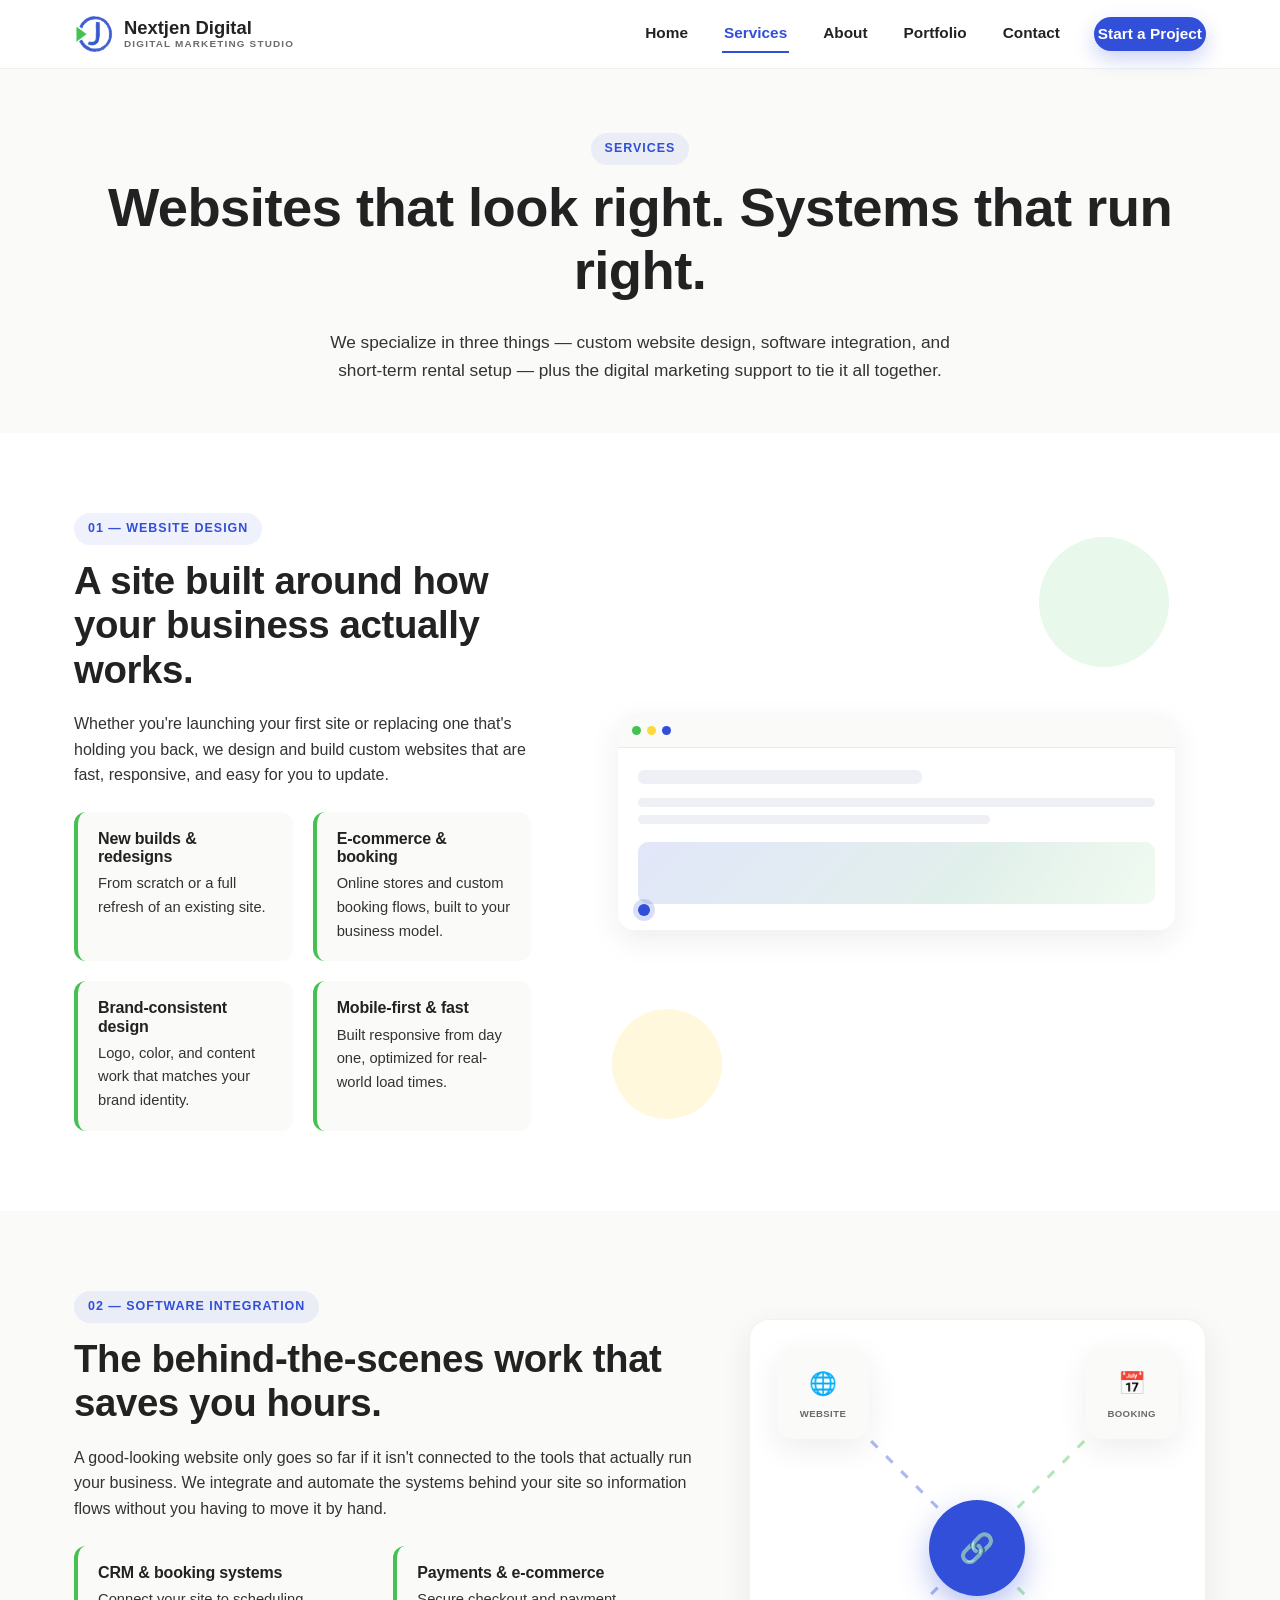
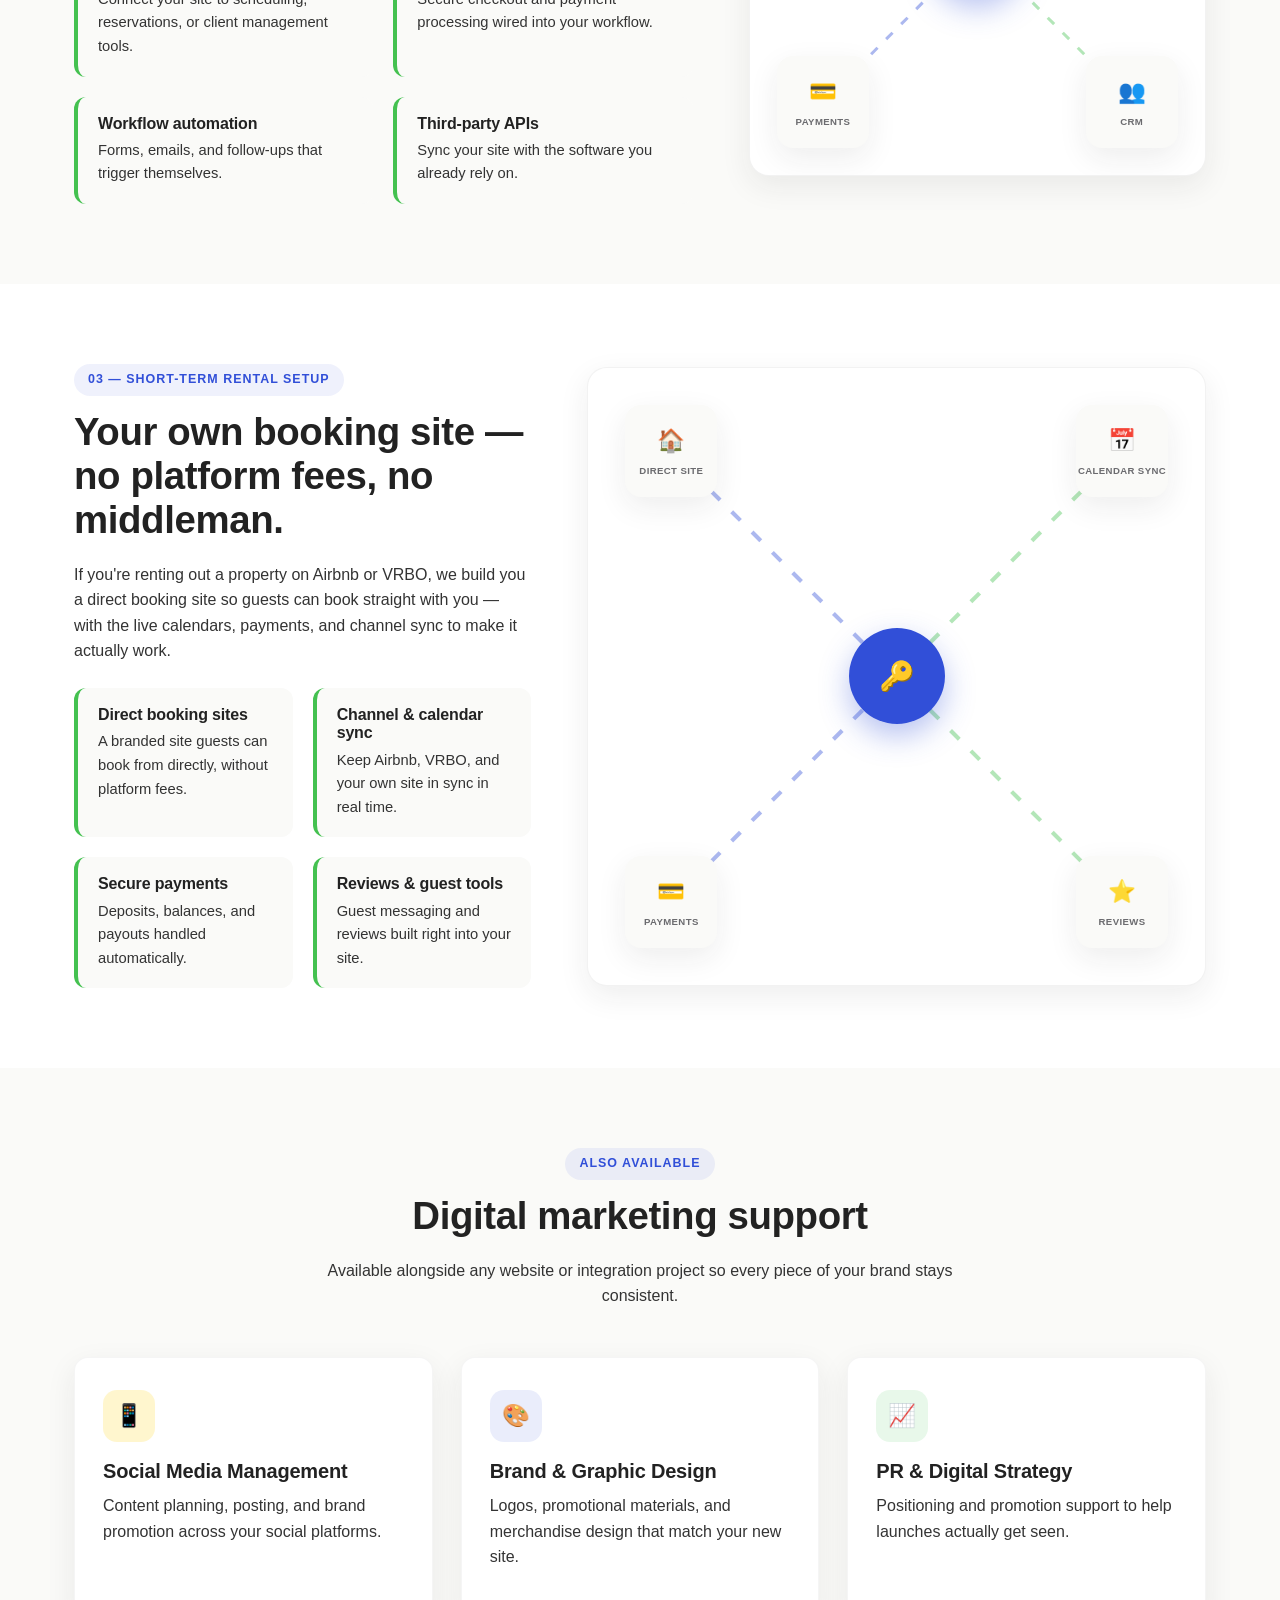
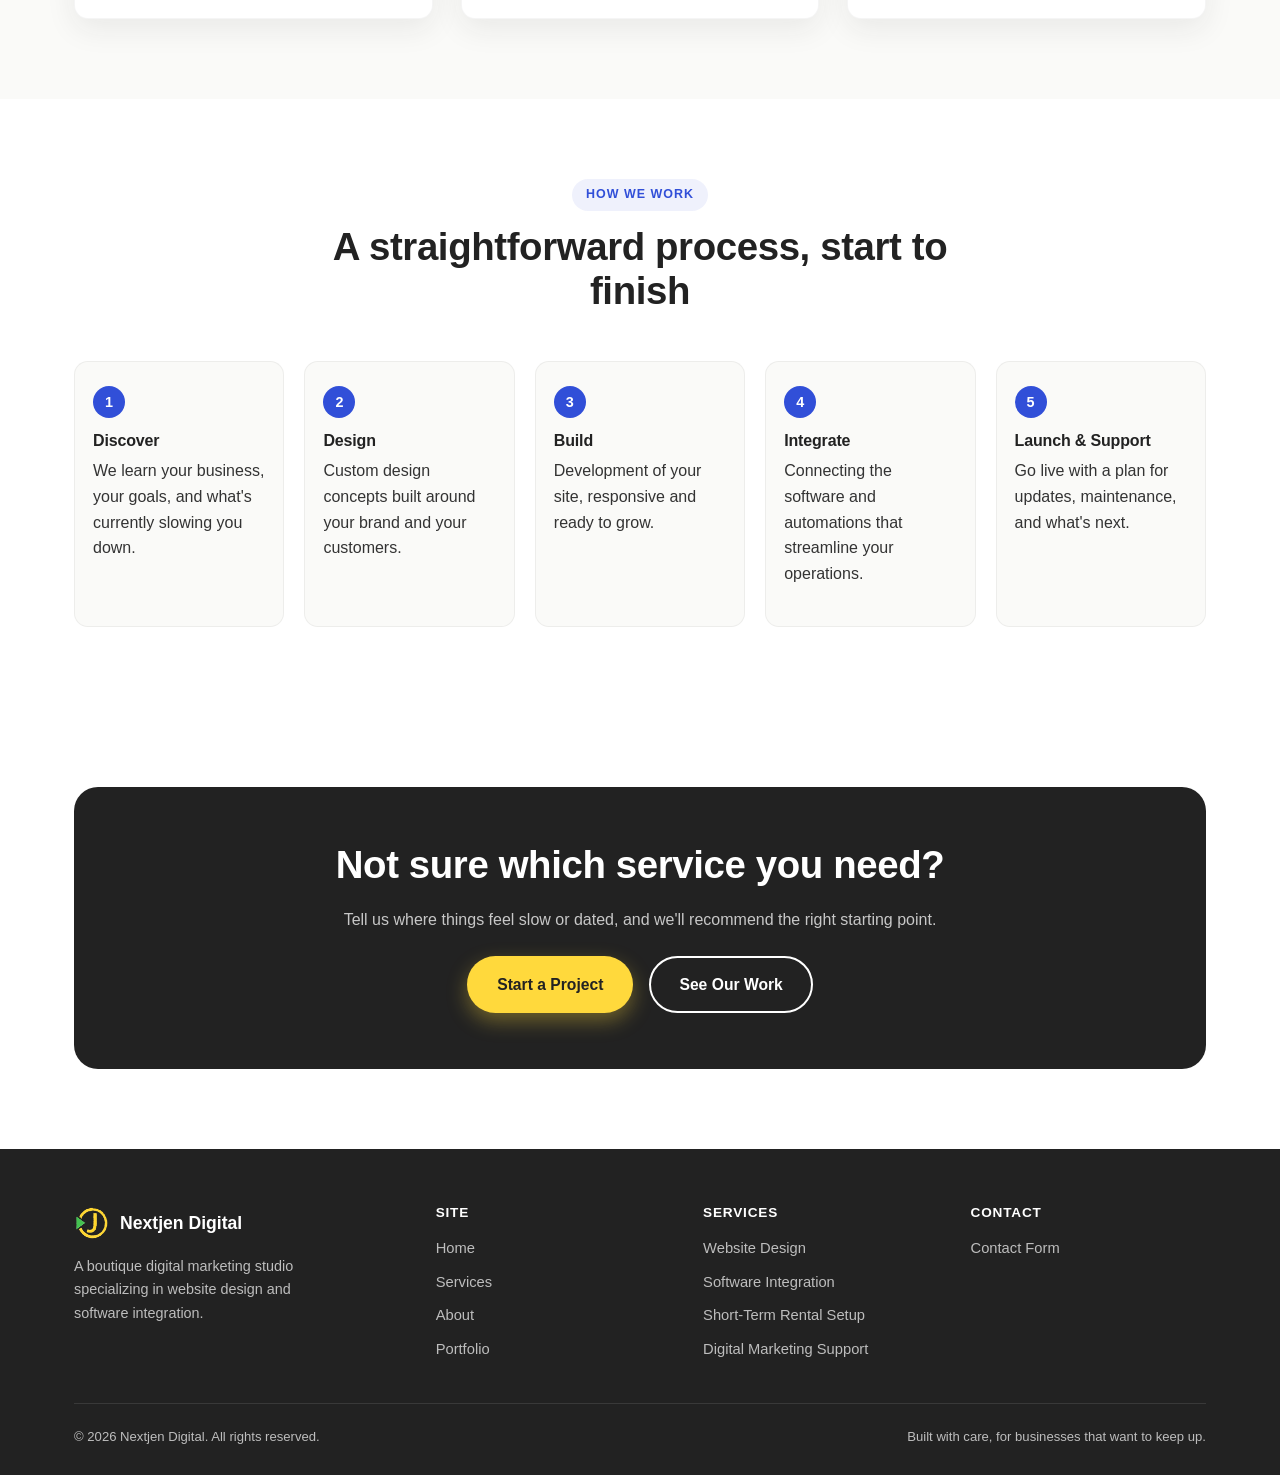
<file: services.html>
<!DOCTYPE html>
<html lang="en">
<head>
<meta charset="UTF-8">
<meta name="viewport" content="width=device-width, initial-scale=1.0">
<title>Services | Nextjen Digital</title>
<meta name="description" content="Website design, software integration, and short-term rental setup services from Nextjen Digital — custom builds, CRM and booking integrations, automation, and digital marketing support.">
<link rel="icon" href="assets/logo-blue.png">
<link rel="stylesheet" href="css/style.css">
</head>
<body>

<header class="site-header">
  <div class="container">
    <a href="index.html" class="brand">
      <img src="assets/logo-blue.png" alt="Nextjen Digital logo">
      <span class="brand-name">Nextjen Digital<span class="sub">Digital Marketing Studio</span></span>
    </a>
    <button class="nav-toggle" aria-label="Toggle navigation">
      <span></span><span></span><span></span>
    </button>
    <nav class="main-nav">
      <a href="index.html">Home</a>
      <a href="services.html" class="active">Services</a>
      <a href="about.html">About</a>
      <a href="portfolio.html">Portfolio</a>
      <a href="contact.html">Contact</a>
      <a href="contact.html" class="btn btn-nav-cta">Start a Project</a>
    </nav>
  </div>
</header>

<section class="page-hero">
  <div class="container">
    <span class="eyebrow">Services</span>
    <h1>Websites that look right. Systems that run right.</h1>
    <p class="lead">We specialize in three things — custom website design, software integration, and short-term rental setup — plus the digital marketing support to tie it all together.</p>
  </div>
</section>

<section>
  <div class="container">
    <div class="split">
      <div class="split-content reveal">
        <span class="eyebrow">01 — Website Design</span>
        <h2>A site built around how your business actually works.</h2>
        <p>Whether you're launching your first site or replacing one that's holding you back, we design and build custom websites that are fast, responsive, and easy for you to update.</p>
        <div class="values">
          <div class="value-item">
            <h4>New builds &amp; redesigns</h4>
            <p>From scratch or a full refresh of an existing site.</p>
          </div>
          <div class="value-item">
            <h4>E-commerce &amp; booking</h4>
            <p>Online stores and custom booking flows, built to your business model.</p>
          </div>
          <div class="value-item">
            <h4>Brand-consistent design</h4>
            <p>Logo, color, and content work that matches your brand identity.</p>
          </div>
          <div class="value-item">
            <h4>Mobile-first &amp; fast</h4>
            <p>Built responsive from day one, optimized for real-world load times.</p>
          </div>
        </div>
      </div>
      <div class="split-media reveal">
        <div class="design-graphic">
          <span class="blob blob-a"></span>
          <span class="blob blob-b"></span>
          <div class="browser-mock">
            <div class="browser-bar">
              <span class="dot dot-green"></span>
              <span class="dot dot-yellow"></span>
              <span class="dot dot-blue"></span>
            </div>
            <div class="browser-body">
              <div class="skeleton skeleton-title"></div>
              <div class="skeleton skeleton-line"></div>
              <div class="skeleton skeleton-line short"></div>
              <div class="skeleton-block"></div>
              <span class="cursor-dot"></span>
            </div>
          </div>
        </div>
      </div>
    </div>
  </div>
</section>

<section class="bg-off">
  <div class="container">
    <div class="split reverse">
      <div class="split-content reveal">
        <span class="eyebrow">02 — Software Integration</span>
        <h2>The behind-the-scenes work that saves you hours.</h2>
        <p>A good-looking website only goes so far if it isn't connected to the tools that actually run your business. We integrate and automate the systems behind your site so information flows without you having to move it by hand.</p>
        <div class="values">
          <div class="value-item">
            <h4>CRM &amp; booking systems</h4>
            <p>Connect your site to scheduling, reservations, or client management tools.</p>
          </div>
          <div class="value-item">
            <h4>Payments &amp; e-commerce</h4>
            <p>Secure checkout and payment processing wired into your workflow.</p>
          </div>
          <div class="value-item">
            <h4>Workflow automation</h4>
            <p>Forms, emails, and follow-ups that trigger themselves.</p>
          </div>
          <div class="value-item">
            <h4>Third-party APIs</h4>
            <p>Sync your site with the software you already rely on.</p>
          </div>
        </div>
      </div>
      <div class="split-media reveal">
        <div class="integration-graphic">
          <svg class="ig-lines" viewBox="0 0 300 300" preserveAspectRatio="none">
            <line x1="60" y1="60" x2="150" y2="150" class="ig-line ig-line-1"></line>
            <line x1="240" y1="60" x2="150" y2="150" class="ig-line ig-line-2"></line>
            <line x1="60" y1="240" x2="150" y2="150" class="ig-line ig-line-3"></line>
            <line x1="240" y1="240" x2="150" y2="150" class="ig-line ig-line-4"></line>
          </svg>
          <div class="ig-node ig-node-a"><span>🌐</span><small>Website</small></div>
          <div class="ig-node ig-node-b"><span>📅</span><small>Booking</small></div>
          <div class="ig-node ig-node-c"><span>💳</span><small>Payments</small></div>
          <div class="ig-node ig-node-d"><span>👥</span><small>CRM</small></div>
          <div class="ig-core">🔗</div>
        </div>
      </div>
    </div>
  </div>
</section>

<section>
  <div class="container">
    <div class="split">
      <div class="split-content reveal">
        <span class="eyebrow">03 — Short-Term Rental Setup</span>
        <h2>Your own booking site — no platform fees, no middleman.</h2>
        <p>If you're renting out a property on Airbnb or VRBO, we build you a direct booking site so guests can book straight with you — with the live calendars, payments, and channel sync to make it actually work.</p>
        <div class="values">
          <div class="value-item">
            <h4>Direct booking sites</h4>
            <p>A branded site guests can book from directly, without platform fees.</p>
          </div>
          <div class="value-item">
            <h4>Channel &amp; calendar sync</h4>
            <p>Keep Airbnb, VRBO, and your own site in sync in real time.</p>
          </div>
          <div class="value-item">
            <h4>Secure payments</h4>
            <p>Deposits, balances, and payouts handled automatically.</p>
          </div>
          <div class="value-item">
            <h4>Reviews &amp; guest tools</h4>
            <p>Guest messaging and reviews built right into your site.</p>
          </div>
        </div>
      </div>
      <div class="split-media reveal">
        <div class="integration-graphic">
          <svg class="ig-lines" viewBox="0 0 300 300" preserveAspectRatio="none">
            <line x1="60" y1="60" x2="150" y2="150" class="ig-line ig-line-1"></line>
            <line x1="240" y1="60" x2="150" y2="150" class="ig-line ig-line-2"></line>
            <line x1="60" y1="240" x2="150" y2="150" class="ig-line ig-line-3"></line>
            <line x1="240" y1="240" x2="150" y2="150" class="ig-line ig-line-4"></line>
          </svg>
          <div class="ig-node ig-node-a"><span>🏠</span><small>Direct Site</small></div>
          <div class="ig-node ig-node-b"><span>📅</span><small>Calendar Sync</small></div>
          <div class="ig-node ig-node-c"><span>💳</span><small>Payments</small></div>
          <div class="ig-node ig-node-d"><span>⭐</span><small>Reviews</small></div>
          <div class="ig-core">🔑</div>
        </div>
      </div>
    </div>
  </div>
</section>

<section class="bg-off">
  <div class="container">
    <div class="section-head reveal">
      <span class="eyebrow">Also Available</span>
      <h2>Digital marketing support</h2>
      <p>Available alongside any website or integration project so every piece of your brand stays consistent.</p>
    </div>
    <div class="grid-3">
      <div class="card reveal">
        <div class="icon-badge yellow">📱</div>
        <h3>Social Media Management</h3>
        <p>Content planning, posting, and brand promotion across your social platforms.</p>
      </div>
      <div class="card reveal">
        <div class="icon-badge blue">🎨</div>
        <h3>Brand &amp; Graphic Design</h3>
        <p>Logos, promotional materials, and merchandise design that match your new site.</p>
      </div>
      <div class="card reveal">
        <div class="icon-badge green">📈</div>
        <h3>PR &amp; Digital Strategy</h3>
        <p>Positioning and promotion support to help launches actually get seen.</p>
      </div>
    </div>
  </div>
</section>

<section>
  <div class="container">
    <div class="section-head reveal">
      <span class="eyebrow">How We Work</span>
      <h2>A straightforward process, start to finish</h2>
    </div>
    <div class="steps">
      <div class="step reveal">
        <h4>Discover</h4>
        <p>We learn your business, your goals, and what's currently slowing you down.</p>
      </div>
      <div class="step reveal">
        <h4>Design</h4>
        <p>Custom design concepts built around your brand and your customers.</p>
      </div>
      <div class="step reveal">
        <h4>Build</h4>
        <p>Development of your site, responsive and ready to grow.</p>
      </div>
      <div class="step reveal">
        <h4>Integrate</h4>
        <p>Connecting the software and automations that streamline your operations.</p>
      </div>
      <div class="step reveal">
        <h4>Launch &amp; Support</h4>
        <p>Go live with a plan for updates, maintenance, and what's next.</p>
      </div>
    </div>
  </div>
</section>

<section>
  <div class="container">
    <div class="cta-band reveal">
      <h2>Not sure which service you need?</h2>
      <p>Tell us where things feel slow or dated, and we'll recommend the right starting point.</p>
      <div class="cta-actions">
        <a href="contact.html" class="btn btn-accent">Start a Project</a>
        <a href="portfolio.html" class="btn btn-outline-white">See Our Work</a>
      </div>
    </div>
  </div>
</section>

<footer class="site-footer">
  <div class="container">
    <div class="footer-grid">
      <div>
        <div class="footer-brand">
          <img src="assets/logo-yellow.png" alt="Nextjen Digital logo">
          <span>Nextjen Digital</span>
        </div>
        <p style="max-width:32ch; font-size:0.9rem;">A boutique digital marketing studio specializing in website design and software integration.</p>
      </div>
      <div>
        <h4>Site</h4>
        <a href="index.html">Home</a>
        <a href="services.html">Services</a>
        <a href="about.html">About</a>
        <a href="portfolio.html">Portfolio</a>
      </div>
      <div>
        <h4>Services</h4>
        <a href="services.html">Website Design</a>
        <a href="services.html">Software Integration</a>
        <a href="services.html">Short-Term Rental Setup</a>
        <a href="services.html">Digital Marketing Support</a>
      </div>
      <div>
        <h4>Contact</h4>
        <a href="contact.html">Contact Form</a>
      </div>
    </div>
    <div class="footer-bottom">
      <span>© 2026 Nextjen Digital. All rights reserved.</span>
      <span>Built with care, for businesses that want to keep up.</span>
    </div>
  </div>
</footer>

<script src="js/main.js"></script>
</body>
</html>
</file>
<file: css/style.css>
/* ============================
   Nextjen Digital — Brand Styles
   ============================ */

:root {
  --brand-blue: #314FD8;
  --brand-blue-light: #4866D2;
  --brand-green: #44C150;
  --brand-green-light: #5CC966;
  --brand-yellow: #FFD93C;
  --brand-yellow-deep: #FFD320;
  --brand-dark: #222222;
  --brand-charcoal: #333333;
  --brand-white: #FFFFFF;
  --brand-off-white: #FAFAF8;
  --brand-gray: #6B6B6F;
  --border-radius: 14px;
  --max-width: 1180px;
  --shadow: 0 10px 30px rgba(34, 34, 34, 0.08);
}

* { box-sizing: border-box; }

html { scroll-behavior: smooth; }

body {
  margin: 0;
  font-family: -apple-system, BlinkMacSystemFont, "Segoe UI", Helvetica, Arial, sans-serif;
  color: var(--brand-dark);
  background: var(--brand-white);
  line-height: 1.6;
  -webkit-font-smoothing: antialiased;
}

h1, h2, h3, h4 {
  font-weight: 800;
  line-height: 1.15;
  margin: 0 0 0.5em;
  letter-spacing: -0.01em;
}

h1 { font-size: clamp(2.2rem, 5vw, 3.4rem); }
h2 { font-size: clamp(1.7rem, 3.5vw, 2.4rem); }
h3 { font-size: 1.25rem; }

p { margin: 0 0 1em; color: var(--brand-charcoal); }

a { color: var(--brand-blue); text-decoration: none; }
a:hover { text-decoration: underline; }

img { max-width: 100%; display: block; }

.container {
  max-width: var(--max-width);
  margin: 0 auto;
  padding: 0 24px;
}

.eyebrow {
  display: inline-block;
  font-size: 0.78rem;
  font-weight: 700;
  letter-spacing: 0.08em;
  text-transform: uppercase;
  color: var(--brand-blue);
  background: rgba(49, 79, 216, 0.08);
  padding: 6px 14px;
  border-radius: 999px;
  margin-bottom: 14px;
}

/* ---------- Buttons ---------- */
.btn {
  display: inline-flex;
  align-items: center;
  gap: 8px;
  padding: 14px 28px;
  border-radius: 999px;
  font-weight: 700;
  font-size: 0.98rem;
  border: 2px solid transparent;
  cursor: pointer;
  transition: transform 0.15s ease, box-shadow 0.15s ease, background 0.15s ease, color 0.15s ease;
  text-decoration: none;
}
.btn:hover { transform: translateY(-2px); text-decoration: none; }

.btn-primary {
  background: var(--brand-blue);
  color: var(--brand-white);
  box-shadow: 0 8px 20px rgba(49, 79, 216, 0.25);
}
.btn-primary:hover { background: #2740b8; color: var(--brand-white); }

.btn-nav-cta {
  background: var(--brand-blue);
  color: var(--brand-white);
  padding: 12px 22px;
  font-size: 0.92rem;
  white-space: nowrap;
  line-height: 1.2;
  box-shadow: 0 8px 20px rgba(49, 79, 216, 0.25);
}
.main-nav .btn-nav-cta {
  color: var(--brand-white);
}
.btn-nav-cta:hover,
.main-nav .btn-nav-cta:hover {
  background: var(--brand-yellow);
  color: var(--brand-dark);
  box-shadow: 0 8px 20px rgba(255, 217, 60, 0.35);
}

.btn-accent {
  background: var(--brand-yellow);
  color: var(--brand-dark);
  box-shadow: 0 8px 20px rgba(255, 217, 60, 0.35);
}
.btn-accent:hover { background: var(--brand-yellow-deep); color: var(--brand-dark); }

.btn-outline {
  background: transparent;
  color: var(--brand-dark);
  border: 2px solid var(--brand-dark);
}
.btn-outline:hover { background: var(--brand-dark); color: var(--brand-white); }

.btn-outline-white {
  background: transparent;
  color: var(--brand-white);
  border: 2px solid var(--brand-white);
}
.btn-outline-white:hover { background: var(--brand-white); color: var(--brand-blue); }

/* ---------- Header ---------- */
.site-header {
  position: sticky;
  top: 0;
  z-index: 100;
  background: rgba(255, 255, 255, 0.92);
  backdrop-filter: blur(8px);
  border-bottom: 1px solid rgba(0,0,0,0.06);
}

.site-header .container {
  display: flex;
  align-items: center;
  justify-content: space-between;
  padding-top: 14px;
  padding-bottom: 14px;
}

.brand {
  display: flex;
  align-items: center;
  gap: 10px;
  font-weight: 800;
  font-size: 1.15rem;
  color: var(--brand-dark);
}
.brand:hover { text-decoration: none; }
.brand img { height: 40px; width: 40px; transition: transform 0.45s ease; }
.brand:hover img { transform: rotate(-10deg) scale(1.08); }
.brand-name { display: flex; flex-direction: column; line-height: 1.1; }
.brand-name span.sub {
  font-size: 0.62rem;
  font-weight: 600;
  letter-spacing: 0.12em;
  text-transform: uppercase;
  color: var(--brand-gray);
}

.main-nav {
  display: flex;
  align-items: center;
  gap: 32px;
}

.main-nav a {
  color: var(--brand-dark);
  font-weight: 600;
  font-size: 0.96rem;
  padding: 6px 2px;
  border-bottom: 2px solid transparent;
  transition: color 0.2s ease, border-color 0.2s ease;
}
.main-nav a:hover, .main-nav a.active {
  color: var(--brand-blue);
  text-decoration: none;
  border-bottom: 2px solid var(--brand-blue);
}

.nav-toggle {
  display: none;
  flex-direction: column;
  gap: 5px;
  background: none;
  border: none;
  cursor: pointer;
  padding: 6px;
}
.nav-toggle span {
  width: 24px;
  height: 2px;
  background: var(--brand-dark);
  border-radius: 2px;
}

/* ---------- Hero ---------- */
.hero {
  position: relative;
  overflow: hidden;
  padding: 90px 0 70px;
  background: var(--brand-off-white);
}
.hero .container {
  position: relative;
  z-index: 2;
  display: grid;
  grid-template-columns: 1.1fr 0.9fr;
  gap: 48px;
  align-items: center;
}
.hero-copy { animation: fadeUp 0.8s ease both; }
.hero-copy p.lead {
  font-size: 1.15rem;
  color: var(--brand-charcoal);
  max-width: 46ch;
}
.hero-actions {
  display: flex;
  gap: 16px;
  flex-wrap: wrap;
  margin-top: 28px;
}
.hero-art {
  position: relative;
  border-radius: 24px;
  overflow: hidden;
  aspect-ratio: 1 / 1;
  background: linear-gradient(135deg, var(--brand-blue) 0%, #23359e 100%);
  display: flex;
  align-items: center;
  justify-content: center;
  animation: fadeUp 0.9s ease 0.15s both;
}
.hero-stats {
  display: flex;
  gap: 28px;
  margin-top: 40px;
  flex-wrap: wrap;
}
.hero-stats div { min-width: 110px; }
.hero-stats strong {
  display: block;
  font-size: 1.8rem;
  font-weight: 800;
  color: var(--brand-blue);
}
.hero-stats span {
  font-size: 0.85rem;
  color: var(--brand-gray);
}

/* ---------- Sections ---------- */
section { padding: 80px 0; }
.section-head {
  max-width: 640px;
  margin: 0 auto 48px;
  text-align: center;
}
.section-head.left { margin: 0 0 48px; text-align: left; }

.bg-off { background: var(--brand-off-white); }
.bg-dark { background: var(--brand-dark); color: var(--brand-white); }
.bg-dark p { color: rgba(255,255,255,0.75); }
.bg-dark h2, .bg-dark h3 { color: var(--brand-white); }
.bg-blue { background: var(--brand-blue); color: var(--brand-white); }
.bg-blue p { color: rgba(255,255,255,0.85); }
.bg-blue h2, .bg-blue h3 { color: var(--brand-white); }

/* ---------- Cards / Grids ---------- */
.grid-3 {
  display: grid;
  grid-template-columns: repeat(3, 1fr);
  gap: 28px;
}
.grid-2 {
  display: grid;
  grid-template-columns: repeat(2, 1fr);
  gap: 28px;
}
.grid-4 {
  display: grid;
  grid-template-columns: repeat(4, 1fr);
  gap: 28px;
}

.card {
  background: var(--brand-white);
  border-radius: var(--border-radius);
  padding: 32px 28px;
  box-shadow: var(--shadow);
  border: 1px solid rgba(0,0,0,0.04);
  height: 100%;
  transition: transform 0.3s ease, box-shadow 0.3s ease;
}
.card:hover {
  transform: translateY(-8px);
  box-shadow: 0 20px 44px rgba(34, 34, 34, 0.14);
}
.card:hover .icon-badge {
  animation: pulseSoft 0.6s ease;
}

.icon-badge {
  width: 52px;
  height: 52px;
  border-radius: 14px;
  display: flex;
  align-items: center;
  justify-content: center;
  font-size: 1.4rem;
  margin-bottom: 18px;
  transition: transform 0.3s ease;
}
.icon-badge.blue { background: rgba(49,79,216,0.1); color: var(--brand-blue); }
.icon-badge.green { background: rgba(68,193,80,0.12); color: #2f9b3a; }
.icon-badge.yellow { background: rgba(255,217,60,0.25); color: #a3820a; }

/* ---------- Process steps ---------- */
.steps {
  display: grid;
  grid-template-columns: repeat(5, 1fr);
  gap: 20px;
  counter-reset: step;
}
.step {
  text-align: left;
  padding: 24px 18px;
  border-radius: var(--border-radius);
  background: var(--brand-off-white);
  border: 1px solid rgba(0,0,0,0.05);
  position: relative;
}
.step::before {
  counter-increment: step;
  content: counter(step);
  display: inline-flex;
  align-items: center;
  justify-content: center;
  width: 32px;
  height: 32px;
  border-radius: 50%;
  background: var(--brand-blue);
  color: var(--brand-white);
  font-weight: 800;
  font-size: 0.9rem;
  margin-bottom: 14px;
}

/* ---------- Testimonial ---------- */
.testimonial {
  max-width: 720px;
  margin: 0 auto;
  text-align: center;
}
.testimonial blockquote {
  font-size: 1.35rem;
  font-weight: 600;
  margin: 0 0 20px;
  color: var(--brand-dark);
}
.bg-dark .testimonial blockquote { color: var(--brand-white); }

/* ---------- About / split ---------- */
.split {
  display: grid;
  grid-template-columns: 0.85fr 1.15fr;
  gap: 56px;
  align-items: center;
}
.split.reverse { grid-template-columns: 1.15fr 0.85fr; }
.split.reverse .split-media { order: 2; }
.split-media img {
  border-radius: 20px;
  box-shadow: var(--shadow);
}
.values {
  display: grid;
  grid-template-columns: repeat(2, 1fr);
  gap: 20px;
  margin-top: 24px;
}
.value-item {
  padding: 18px 20px;
  border-radius: 12px;
  background: var(--brand-off-white);
  border-left: 4px solid var(--brand-green);
}
.value-item h4 { margin: 0 0 6px; font-size: 1rem; }
.value-item p { margin: 0; font-size: 0.92rem; }

/* ---------- Portfolio ---------- */
.portfolio-card {
  border-radius: var(--border-radius);
  overflow: hidden;
  box-shadow: var(--shadow);
  border: 1px solid rgba(0,0,0,0.05);
  background: var(--brand-white);
  transition: transform 0.3s ease, box-shadow 0.3s ease;
}
.portfolio-card:hover {
  transform: translateY(-8px);
  box-shadow: 0 20px 44px rgba(34, 34, 34, 0.14);
}
.portfolio-thumb {
  aspect-ratio: 16/10;
  background: linear-gradient(135deg, var(--brand-blue), var(--brand-green));
  display: flex;
  align-items: center;
  justify-content: center;
  color: rgba(255,255,255,0.9);
  font-weight: 700;
  letter-spacing: 0.04em;
  text-transform: uppercase;
  font-size: 0.85rem;
  text-align: center;
  padding: 20px;
  overflow: hidden;
  transition: transform 0.5s ease;
}
.portfolio-card:hover .portfolio-thumb {
  transform: scale(1.06);
}
.portfolio-thumb-logo {
  background: linear-gradient(135deg, #1f3b1f, var(--brand-green));
}
.portfolio-thumb-logo img {
  width: auto;
  height: 100px;
  max-width: 55%;
  filter: drop-shadow(0 6px 16px rgba(0,0,0,0.25));
}
.portfolio-body { padding: 22px 24px; }
.tag-row { display: flex; gap: 8px; flex-wrap: wrap; margin-bottom: 12px; }
.tag {
  font-size: 0.72rem;
  font-weight: 700;
  text-transform: uppercase;
  letter-spacing: 0.04em;
  padding: 4px 10px;
  border-radius: 999px;
  background: rgba(68,193,80,0.14);
  color: #2f9b3a;
}
.tag.blue { background: rgba(49,79,216,0.1); color: var(--brand-blue); }

.placeholder-note {
  background: rgba(255,217,60,0.18);
  border: 1px dashed var(--brand-yellow-deep);
  border-radius: 12px;
  padding: 16px 20px;
  font-size: 0.92rem;
  color: var(--brand-charcoal);
  margin-bottom: 40px;
}

/* ---------- Forms ---------- */
.contact-wrap {
  display: grid;
  grid-template-columns: 1fr 1fr;
  gap: 48px;
  align-items: start;
}
form.contact-form {
  display: grid;
  gap: 18px;
  background: var(--brand-off-white);
  padding: 32px;
  border-radius: var(--border-radius);
  border: 1px solid rgba(0,0,0,0.05);
}
.form-row { display: grid; grid-template-columns: 1fr 1fr; gap: 18px; }
label {
  font-size: 0.85rem;
  font-weight: 700;
  margin-bottom: 6px;
  display: block;
  color: var(--brand-dark);
}
input, select, textarea {
  width: 100%;
  padding: 12px 14px;
  border-radius: 10px;
  border: 1.5px solid rgba(0,0,0,0.12);
  font-family: inherit;
  font-size: 0.96rem;
  background: var(--brand-white);
}
input:focus, select:focus, textarea:focus {
  outline: none;
  border-color: var(--brand-blue);
}
textarea { resize: vertical; min-height: 120px; }

.contact-info-item {
  display: flex;
  gap: 16px;
  margin-bottom: 24px;
}
.contact-info-item .icon-badge { margin-bottom: 0; flex-shrink: 0; }
.contact-info-item h4 { margin: 0 0 4px; }
.contact-info-item p { margin: 0; }

.form-note {
  font-size: 0.82rem;
  color: var(--brand-gray);
  margin-top: -4px;
}

#form-success {
  display: none;
  background: rgba(68,193,80,0.14);
  border: 1px solid var(--brand-green);
  color: #206b28;
  padding: 14px 18px;
  border-radius: 10px;
  font-weight: 600;
  margin-bottom: 18px;
}

/* ---------- CTA band ---------- */
.cta-band {
  text-align: center;
  border-radius: 24px;
  padding: 56px 32px;
  background: var(--brand-dark);
  color: var(--brand-white);
  position: relative;
  overflow: hidden;
}
.cta-band h2 { color: var(--brand-white); }
.cta-band p { color: rgba(255,255,255,0.75); }
.cta-actions {
  display: flex;
  gap: 16px;
  justify-content: center;
  margin-top: 24px;
  flex-wrap: wrap;
}

/* ---------- Footer ---------- */
.site-footer {
  background: var(--brand-dark);
  color: rgba(255,255,255,0.7);
  padding: 56px 0 28px;
}
.footer-grid {
  display: grid;
  grid-template-columns: 1.4fr 1fr 1fr 1fr;
  gap: 32px;
  padding-bottom: 32px;
  border-bottom: 1px solid rgba(255,255,255,0.1);
}
.footer-grid h4 {
  color: var(--brand-white);
  font-size: 0.85rem;
  text-transform: uppercase;
  letter-spacing: 0.06em;
  margin-bottom: 16px;
}
.footer-grid a {
  color: rgba(255,255,255,0.7);
  display: block;
  margin-bottom: 10px;
  font-size: 0.92rem;
}
.footer-grid a:hover { color: var(--brand-white); }
.footer-brand { display: flex; align-items: center; gap: 10px; margin-bottom: 14px; }
.footer-brand img { height: 36px; width: 36px; }
.footer-brand span { color: var(--brand-white); font-weight: 800; font-size: 1.1rem; }
.footer-grid p { color: rgba(255,255,255,0.7); }
.footer-bottom {
  display: flex;
  justify-content: space-between;
  align-items: center;
  padding-top: 22px;
  font-size: 0.82rem;
  flex-wrap: wrap;
  gap: 10px;
}

/* ---------- Page hero (inner pages) ---------- */
.page-hero {
  padding: 64px 0 48px;
  background: var(--brand-off-white);
  text-align: center;
}
.page-hero .eyebrow { margin-bottom: 12px; }
.page-hero p.lead { max-width: 640px; margin: 0 auto; font-size: 1.08rem; }

/* ---------- Responsive ---------- */
@media (max-width: 960px) {
  .hero .container { grid-template-columns: 1fr; }
  .hero-art { width: min(92%, 460px); max-width: 100%; margin: 0 auto; }
  .grid-3, .grid-4 { grid-template-columns: 1fr 1fr; }
  .steps { grid-template-columns: repeat(3, 1fr); }
  .split, .split.reverse { grid-template-columns: 1fr; }
  .split-media, .split.reverse .split-media { order: 0; width: min(92%, 460px); max-width: 100%; margin: 0 auto; }
  .contact-wrap { grid-template-columns: 1fr; }
  .footer-grid { grid-template-columns: 1fr 1fr; }
}

@media (max-width: 680px) {
  .main-nav {
    position: fixed;
    top: 68px;
    left: 0;
    right: 0;
    background: var(--brand-white);
    flex-direction: column;
    align-items: flex-start;
    padding: 20px 24px;
    gap: 16px;
    border-bottom: 1px solid rgba(0,0,0,0.08);
    box-shadow: var(--shadow);
    display: none;
  }
  .main-nav.open { display: flex; }
  .nav-toggle { display: flex; }
  .grid-3, .grid-2, .grid-4, .steps { grid-template-columns: 1fr; }
  .form-row { grid-template-columns: 1fr; }
  .footer-grid { grid-template-columns: 1fr; }
  .footer-bottom { flex-direction: column; align-items: flex-start; }
  section { padding: 56px 0; }

  /* Scale up the animated graphics so they read clearly on phones */
  .hero-art, .split-media, .split.reverse .split-media { width: 100%; }
  .browser-mock, .design-graphic .browser-mock { width: 88%; }
  .browser-bar { padding: 14px 16px; }
  .browser-bar .dot { width: 11px; height: 11px; }
  .browser-body { padding: 26px 22px 30px; }
  .skeleton-title { height: 17px; margin-bottom: 16px; }
  .skeleton-line { height: 11px; margin-bottom: 10px; }
  .skeleton-line.short { margin-bottom: 22px; }
  .skeleton-block { height: 76px; }
  .cursor-dot { width: 16px; height: 16px; box-shadow: 0 0 0 6px rgba(49,79,216,0.18); }

  .tri-1, .tri-4 { width: 34px; height: 34px; }
  .tri-2, .tri-6 { width: 26px; height: 26px; }
  .tri-3 { width: 36px; height: 36px; }
  .tri-5 { width: 20px; height: 20px; }

  .ig-node { font-size: 1.5rem; max-width: 104px; }
  .ig-node small { display: block; font-size: 0.56rem; }
  .ig-core { font-size: 1.9rem; max-width: 108px; }
  .blob-a { width: 150px; height: 150px; }
  .blob-b { width: 130px; height: 130px; }
}

/* ============================
   Motion system
   ============================ */

@keyframes fadeUp {
  from { opacity: 0; transform: translateY(24px); }
  to { opacity: 1; transform: translateY(0); }
}
@keyframes floatA { 0%, 100% { transform: translateY(0) rotate(0deg); } 50% { transform: translateY(-14px) rotate(10deg); } }
@keyframes floatB { 0%, 100% { transform: translateY(0) rotate(0deg); } 50% { transform: translateY(-10px) rotate(-12deg); } }
@keyframes floatC { 0%, 100% { transform: translateY(0) rotate(0deg); } 50% { transform: translateY(-18px) rotate(7deg); } }
@keyframes floatCard { 0%, 100% { transform: translateY(0); } 50% { transform: translateY(-8px); } }
@keyframes pulseSoft { 0%, 100% { transform: scale(1); } 50% { transform: scale(1.1); } }
@keyframes pulseCore { 0%, 100% { transform: translate(-50%, -50%) scale(1); } 50% { transform: translate(-50%, -50%) scale(1.08); } }
@keyframes shimmer { 0% { background-position: -135% 0; } 100% { background-position: 135% 0; } }
@keyframes flowDash { to { stroke-dashoffset: -28; } }
@keyframes cursorMove {
  0%   { top: 72%; left: 26%; opacity: 0; transform: scale(1); }
  8%   { opacity: 1; }
  42%  { top: 28%; left: 74%; opacity: 1; transform: scale(1); }
  52%  { top: 28%; left: 74%; opacity: 1; transform: scale(0.65); }
  62%  { transform: scale(1); }
  90%  { top: 72%; left: 26%; opacity: 1; }
  100% { top: 72%; left: 26%; opacity: 0; }
}

/* Scroll-reveal */
.reveal {
  opacity: 0;
  transform: translateY(28px);
  transition: opacity 0.7s ease, transform 0.7s ease;
}
.reveal.is-visible {
  opacity: 1;
  transform: translateY(0);
}
.grid-3 .reveal:nth-child(2), .grid-2 .reveal:nth-child(2), .grid-4 .reveal:nth-child(2) { transition-delay: 0.1s; }
.grid-3 .reveal:nth-child(3), .grid-2 .reveal:nth-child(4), .grid-4 .reveal:nth-child(3) { transition-delay: 0.2s; }
.grid-2 .reveal:nth-child(3) { transition-delay: 0.1s; }
.grid-4 .reveal:nth-child(4) { transition-delay: 0.3s; }
.steps .reveal:nth-child(2) { transition-delay: 0.08s; }
.steps .reveal:nth-child(3) { transition-delay: 0.16s; }
.steps .reveal:nth-child(4) { transition-delay: 0.24s; }
.steps .reveal:nth-child(5) { transition-delay: 0.32s; }

/* Hero floating triangles */
.hero-orbit { position: absolute; inset: 0; z-index: 1; }
.tri {
  position: absolute;
  clip-path: polygon(50% 0%, 0% 100%, 100% 100%);
}
.tri-1 { top: 10%; left: 12%; width: 26px; height: 26px; background: var(--brand-yellow); animation: floatA 5s ease-in-out infinite; }
.tri-2 { top: 16%; right: 13%; width: 20px; height: 20px; background: var(--brand-green); animation: floatB 6.5s ease-in-out infinite 0.4s; }
.tri-3 { bottom: 18%; left: 9%; width: 28px; height: 28px; background: var(--brand-green-light); animation: floatC 7s ease-in-out infinite 0.8s; }
.tri-4 { bottom: 24%; right: 11%; width: 18px; height: 18px; background: var(--brand-yellow-deep); animation: floatA 5.5s ease-in-out infinite 0.2s; }
.tri-5 { top: 48%; left: 4%; width: 14px; height: 14px; background: rgba(255,255,255,0.55); animation: floatB 8s ease-in-out infinite 1.1s; }
.tri-6 { top: 6%; left: 44%; width: 16px; height: 16px; background: rgba(255,255,255,0.4); animation: floatC 6s ease-in-out infinite 0.6s; }

/* Browser mockup (Website Design motif) */
.browser-mock {
  position: relative;
  z-index: 2;
  width: 76%;
  background: var(--brand-white);
  border-radius: 16px;
  box-shadow: 0 24px 54px rgba(0,0,0,0.28);
  overflow: hidden;
  animation: floatCard 6.5s ease-in-out infinite;
}
.design-graphic .browser-mock {
  width: 90%;
  box-shadow: var(--shadow);
  animation: floatCard 6s ease-in-out infinite;
}
.browser-bar {
  display: flex;
  gap: 6px;
  padding: 12px 14px;
  background: var(--brand-off-white);
  border-bottom: 1px solid rgba(0,0,0,0.06);
}
.browser-bar .dot { width: 9px; height: 9px; border-radius: 50%; }
.dot-green { background: var(--brand-green); }
.dot-yellow { background: var(--brand-yellow); }
.dot-blue { background: var(--brand-blue); }
.browser-body { position: relative; padding: 22px 20px 26px; }

.skeleton {
  border-radius: 6px;
  background: linear-gradient(90deg, #eef0f5 25%, #f7f8fb 37%, #eef0f5 63%);
  background-size: 400% 100%;
  animation: shimmer 2.4s ease infinite;
}
.skeleton-title { height: 14px; width: 55%; margin-bottom: 14px; }
.skeleton-line { height: 9px; width: 100%; margin-bottom: 8px; }
.skeleton-line.short { width: 68%; margin-bottom: 18px; }
.skeleton-block {
  height: 62px;
  border-radius: 10px;
  background: linear-gradient(135deg, rgba(49,79,216,0.14), rgba(68,193,80,0.16));
  position: relative;
  overflow: hidden;
}
.skeleton-block::after {
  content: '';
  position: absolute;
  inset: 0;
  background: linear-gradient(120deg, transparent 30%, rgba(255,255,255,0.6) 50%, transparent 70%);
  background-size: 220% 100%;
  animation: shimmer 2.8s ease infinite;
}
.cursor-dot {
  position: absolute;
  width: 12px;
  height: 12px;
  border-radius: 50%;
  background: var(--brand-blue);
  box-shadow: 0 0 0 5px rgba(49,79,216,0.18);
  animation: cursorMove 5s ease-in-out infinite;
}

/* Decorative blobs behind the design mock */
.design-graphic {
  position: relative;
  aspect-ratio: 1 / 1;
  display: flex;
  align-items: center;
  justify-content: center;
}
.blob {
  position: absolute;
  border-radius: 50%;
  opacity: 0.55;
  animation: floatCard 6s ease-in-out infinite;
}
.blob-a { width: 130px; height: 130px; background: rgba(68,193,80,0.22); top: 4%; right: 6%; }
.blob-b { width: 110px; height: 110px; background: rgba(255,217,60,0.32); bottom: 2%; left: 4%; animation-delay: 0.6s; }

/* Integration graphic (Software Integration motif) */
.integration-graphic {
  position: relative;
  aspect-ratio: 1 / 1;
  border-radius: 20px;
  background: var(--brand-white);
  border: 1px solid rgba(0,0,0,0.05);
  box-shadow: var(--shadow);
  overflow: hidden;
}
.ig-lines { position: absolute; inset: 0; width: 100%; height: 100%; }
.ig-line {
  stroke: var(--brand-blue);
  stroke-width: 2;
  stroke-dasharray: 6 8;
  opacity: 0.4;
  animation: flowDash 1.6s linear infinite;
}
.ig-line-2, .ig-line-4 { stroke: var(--brand-green); animation-delay: 0.3s; }
.ig-node {
  position: absolute;
  width: 25%;
  aspect-ratio: 1 / 1;
  max-width: 92px;
  background: var(--brand-off-white);
  border-radius: 16px;
  display: flex;
  flex-direction: column;
  align-items: center;
  justify-content: center;
  gap: 4px;
  font-size: 1.4rem;
  box-shadow: var(--shadow);
  animation: floatCard 5s ease-in-out infinite;
}
.ig-node small {
  font-size: 0.6rem;
  font-weight: 700;
  color: var(--brand-gray);
  text-transform: uppercase;
  letter-spacing: 0.04em;
}
.ig-node-a { top: 6%; left: 6%; }
.ig-node-b { top: 6%; right: 6%; animation-delay: 0.4s; }
.ig-node-c { bottom: 6%; left: 6%; animation-delay: 0.8s; }
.ig-node-d { bottom: 6%; right: 6%; animation-delay: 1.2s; }
.ig-core {
  position: absolute;
  top: 50%;
  left: 50%;
  transform: translate(-50%, -50%);
  width: 30%;
  max-width: 96px;
  aspect-ratio: 1 / 1;
  border-radius: 50%;
  background: var(--brand-blue);
  color: #fff;
  display: flex;
  align-items: center;
  justify-content: center;
  font-size: 1.8rem;
  box-shadow: 0 12px 30px rgba(49,79,216,0.35);
  animation: pulseCore 3s ease-in-out infinite;
  z-index: 2;
}
</file>
